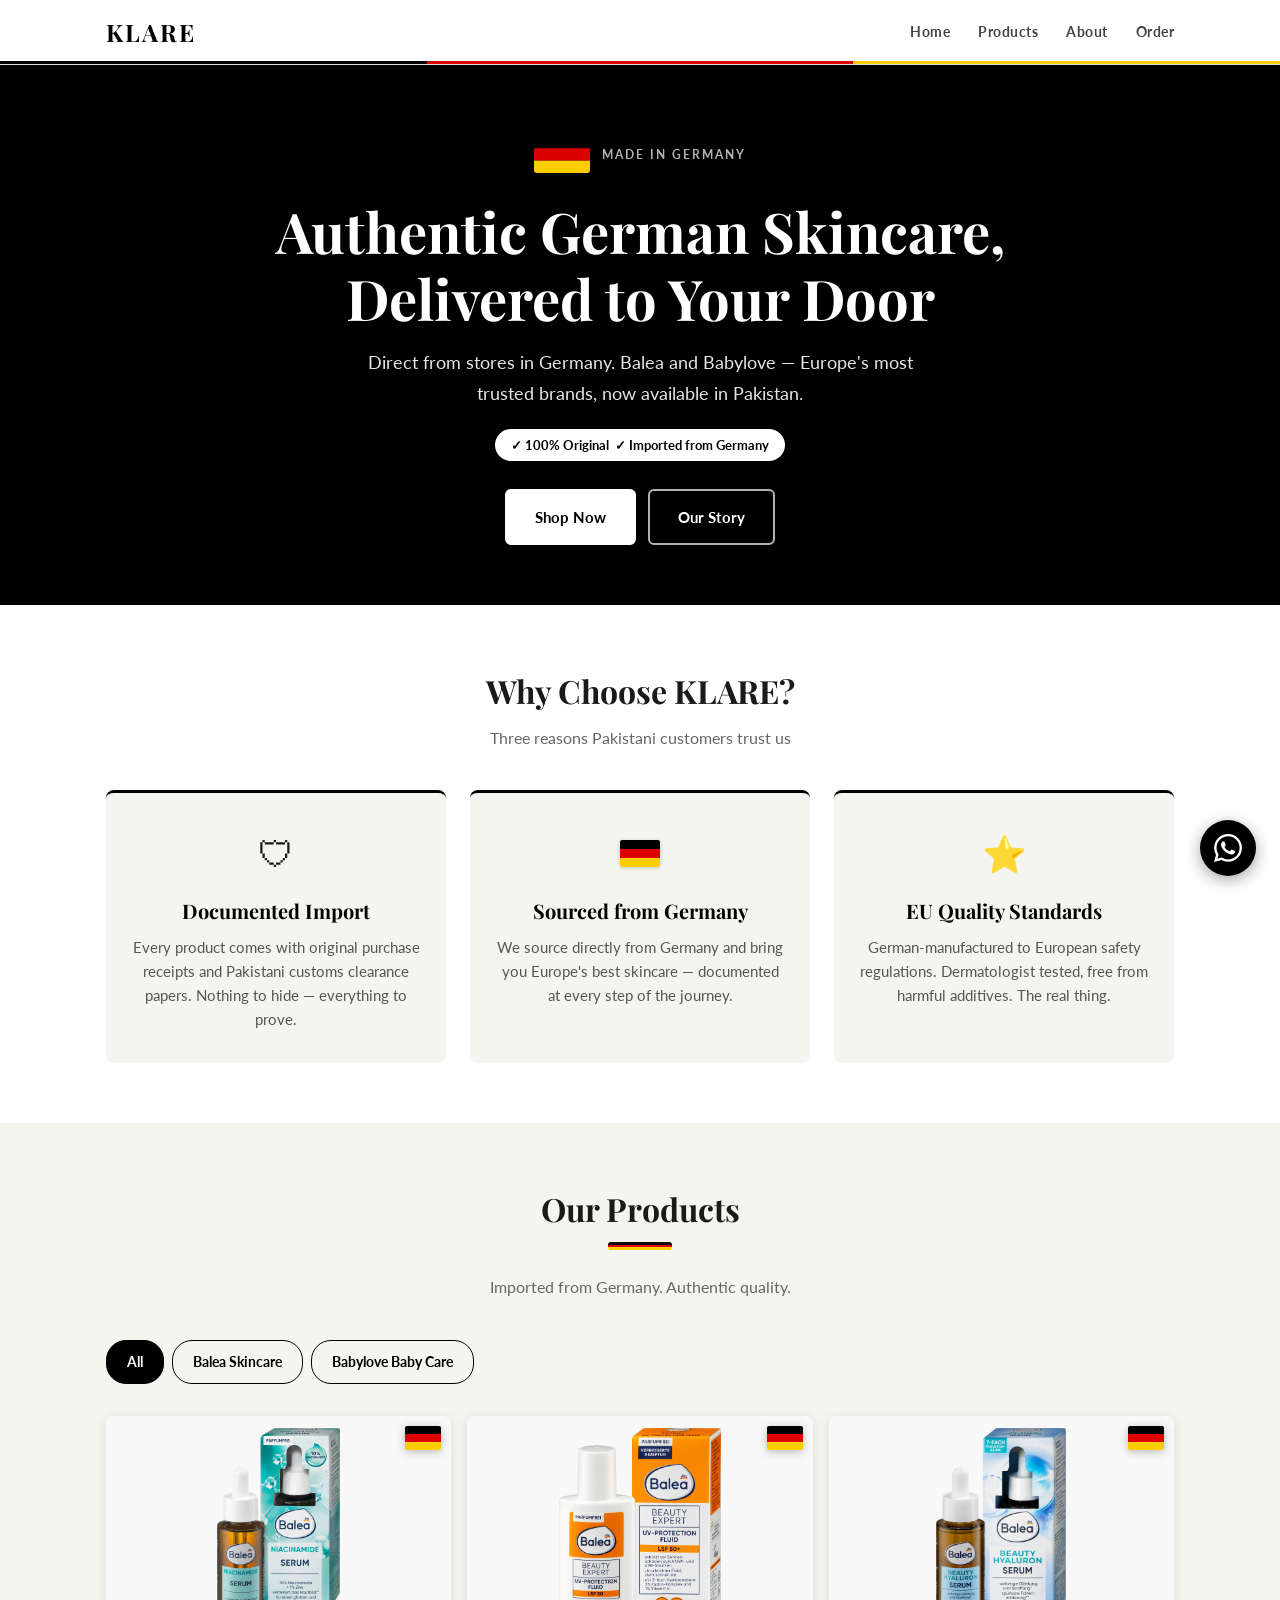
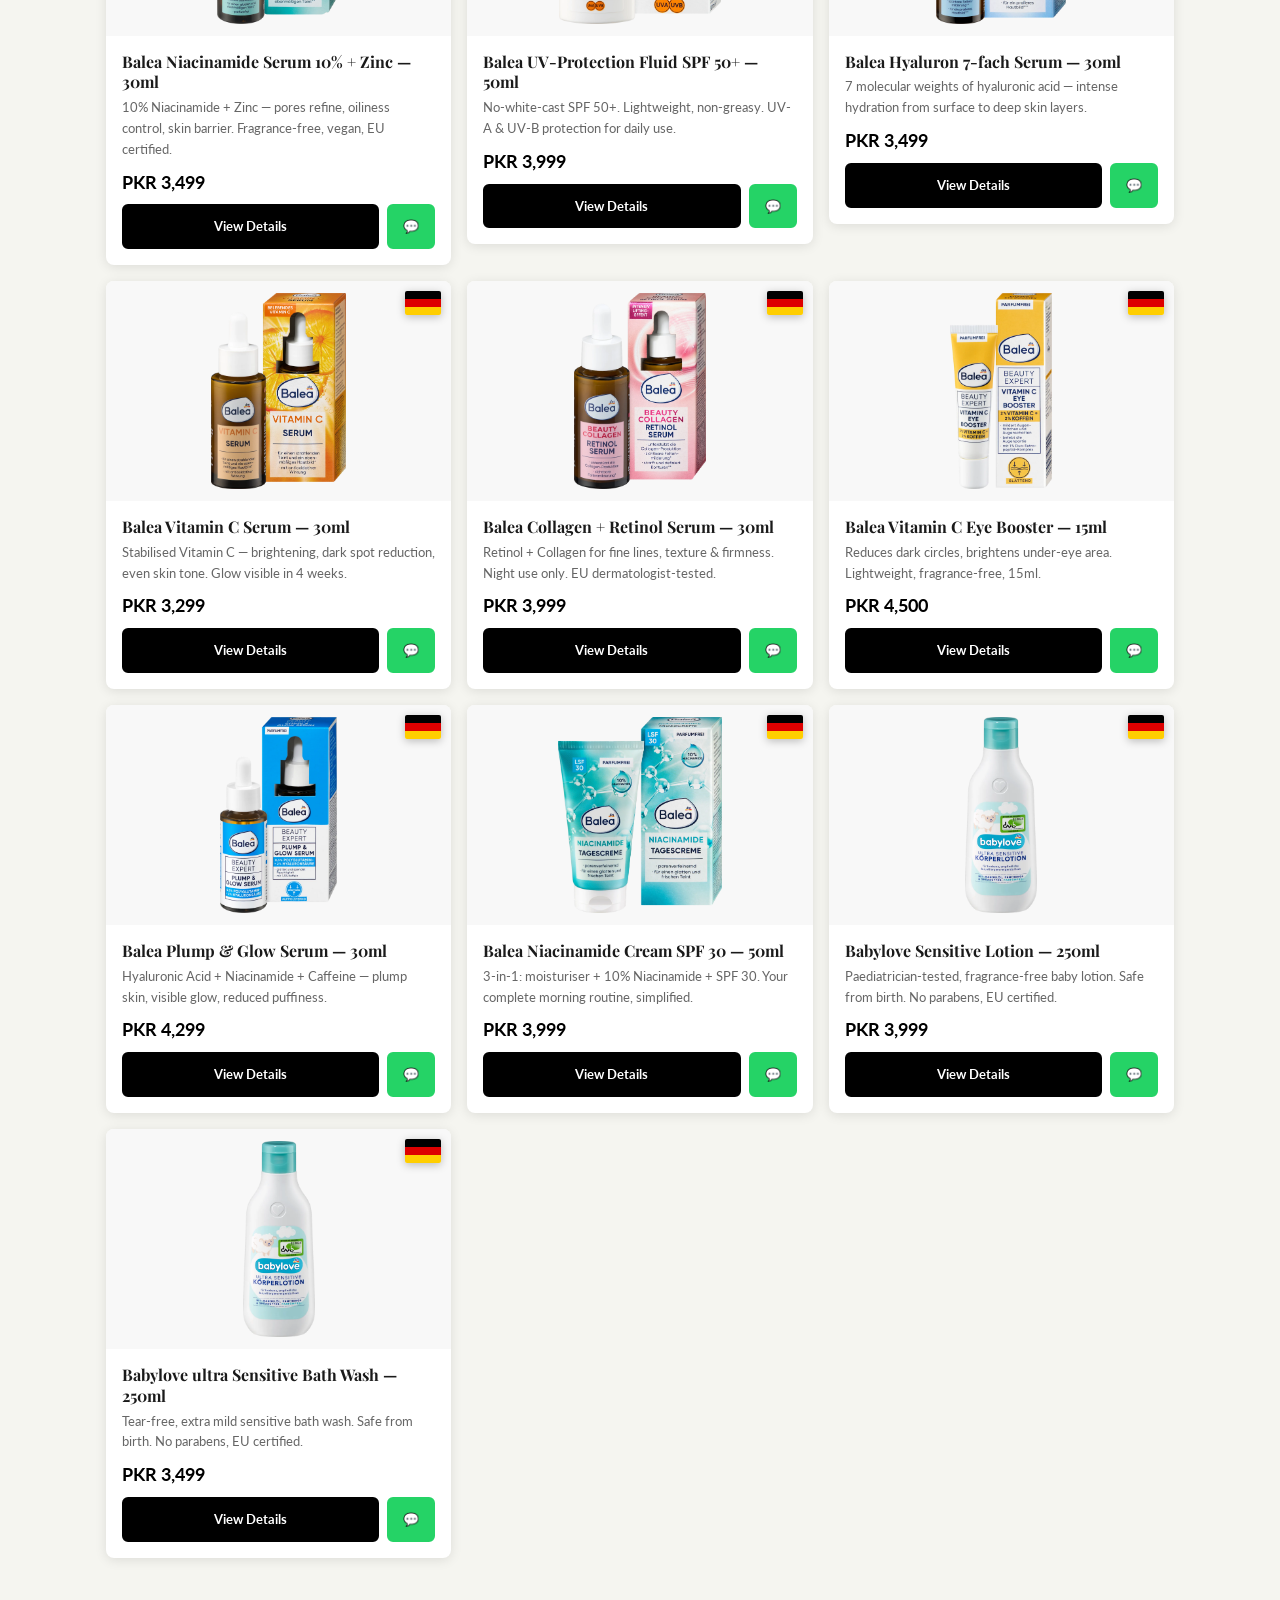
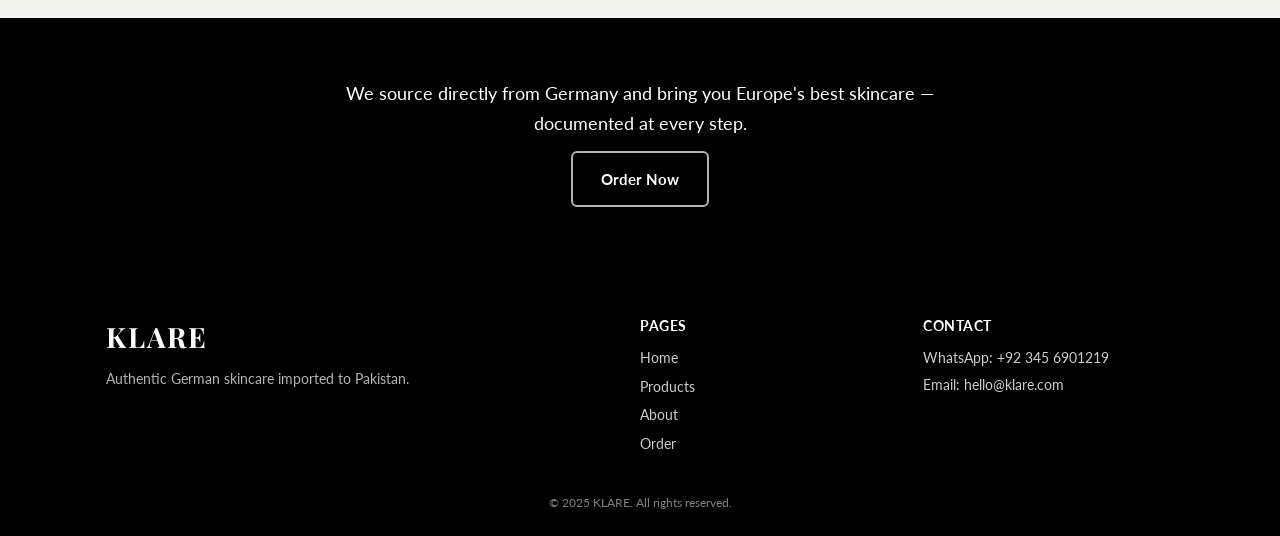
<file: index.html>
<!DOCTYPE html>
<html lang="en">
<head>
  <meta charset="UTF-8">
  <meta name="viewport" content="width=device-width, initial-scale=1.0">
  <meta name="description" content="Buy authentic German skincare and baby care in Pakistan. Balea and Babylove imported from Germany. Nationwide delivery.">
  <title>KLARE — Authentic German Skincare in Pakistan</title>
  <link rel="stylesheet" href="css/style.css">
</head>
<body>

  <!-- HEADER -->
  <header>
    <div class="container" style="display:flex;align-items:center;justify-content:space-between;height:64px">
      <a href="index.html" class="logo">KLARE</a>
      <nav class="desktop-nav">
        <a href="index.html">Home</a>
        <a href="products.html">Products</a>
        <a href="about.html">About</a>
        <a href="order.html">Order</a>
      </nav>
      <button class="hamburger" aria-label="Menu">&#9776;</button>
    </div>
  </header>
  <nav class="mobile-nav">
    <button class="menu-close">&#x2715;</button>
    <a href="index.html">Home</a>
    <a href="products.html">Products</a>
    <a href="about.html">About</a>
    <a href="order.html">Order Now</a>
  </nav>

  <main>

    <!-- HERO -->
    <section class="hero">
      <div class="container">
        <div class="hero-germany">
          <svg width="56" height="37" viewBox="0 0 56 37" xmlns="http://www.w3.org/2000/svg" aria-label="German flag">
            <rect width="56" height="12.33" y="0" fill="#000000"/>
            <rect width="56" height="12.33" y="12.33" fill="#DD0000"/>
            <rect width="56" height="12.33" y="24.67" fill="#FFCE00"/>
          </svg>
          <span>Made in Germany</span>
        </div>
        <h1>Authentic German Skincare,<br>Delivered to Your Door</h1>
        <p>Direct from stores in Germany. Balea and Babylove — Europe's most trusted brands, now available in Pakistan.</p>
        <div class="badge">&#10003; 100% Original &nbsp;&#10003; Imported from Germany</div>
        <div class="btn-row">
          <a href="products.html" class="btn-primary" style="background:var(--white);color:var(--black);border-color:var(--white);">Shop Now</a>
          <a href="about.html" class="btn-secondary white-border">Our Story</a>
        </div>
      </div>
    </section>

    <!-- WHY KLARE -->
    <section class="section">
      <div class="container">
        <h2 class="section-heading">Why Choose KLARE?</h2>
        <p class="section-sub">Three reasons Pakistani customers trust us</p>
        <div class="why-grid">
          <div class="why-card">
            <div class="why-icon">&#128737;</div>
            <h3>Documented Import</h3>
            <p>Every product comes with original purchase receipts and Pakistani customs clearance papers. Nothing to hide — everything to prove.</p>
          </div>
          <div class="why-card">
            <div class="why-icon">
              <svg width="40" height="27" viewBox="0 0 40 27" xmlns="http://www.w3.org/2000/svg" style="display:inline-block;border-radius:2px;box-shadow:0 1px 4px rgba(0,0,0,0.2)">
                <rect width="40" height="9" y="0" fill="#000000"/>
                <rect width="40" height="9" y="9" fill="#DD0000"/>
                <rect width="40" height="9" y="18" fill="#FFCE00"/>
              </svg>
            </div>
            <h3>Sourced from Germany</h3>
            <p>We source directly from Germany and bring you Europe's best skincare — documented at every step of the journey.</p>
          </div>
          <div class="why-card">
            <div class="why-icon">&#11088;</div>
            <h3>EU Quality Standards</h3>
            <p>German-manufactured to European safety regulations. Dermatologist tested, free from harmful additives. The real thing.</p>
          </div>
        </div>
      </div>
    </section>

    <!-- ALL PRODUCTS -->
    <section class="section" style="background:var(--grey);padding:60px 0;">
      <div class="container">
        <h2 class="section-heading">Our Products</h2>
        <span class="flag-stripe"></span>
        <p class="section-sub" style="margin-top:0">Imported from Germany. Authentic quality.</p>

        <div class="filter-tabs">
          <button class="filter-tab active" data-filter="all">All</button>
          <button class="filter-tab" data-filter="balea">Balea Skincare</button>
          <button class="filter-tab" data-filter="babylove">Babylove Baby Care</button>
        </div>

        <div class="grid-3">

          <div><div class="product-card" data-category="balea">
            <div class="img-wrap">
              <img src="products/Balea%20Niacinamide%20Serum%2010%25%20%2B%20Zinc%20%E2%80%94%2030ml/pic%201.webp" class="product-img" alt="Balea Niacinamide Serum 10% + Zinc" loading="lazy">
              <svg class="de-flag-badge" width="36" height="24" viewBox="0 0 36 24" xmlns="http://www.w3.org/2000/svg" aria-label="Made in Germany"><rect width="36" height="8" y="0" fill="#000000"/><rect width="36" height="8" y="8" fill="#DD0000"/><rect width="36" height="8" y="16" fill="#FFCE00"/></svg>
            </div>
            <div class="card-body">
              <h3>Balea Niacinamide Serum 10% + Zinc — 30ml</h3>
              <p class="desc">10% Niacinamide + Zinc — pores refine, oiliness control, skin barrier. Fragrance-free, vegan, EU certified.</p>
              <div class="price">PKR 3,499</div>
              <div class="card-actions">
                <a href="product-detail.html?id=balea-niacinamide-serum" class="btn-primary card-btn">View Details</a>
                <a href="https://wa.me/923456901219?text=I%20want%20to%20order%3A%20Balea%20Niacinamide%20Serum%2010%25%20%2B%20Zinc%20%E2%80%94%2030ml" class="btn-wa" target="_blank" rel="noopener">&#128172;</a>
              </div>
            </div>
          </div></div>

          <div><div class="product-card" data-category="balea">
            <div class="img-wrap">
              <img src="products/Balea%20UV-Protection%20Fluid%20SPF%2050%2B%20%E2%80%94%2050ml/pic%201.webp" class="product-img" alt="Balea UV-Protection Fluid SPF 50+" loading="lazy">
              <svg class="de-flag-badge" width="36" height="24" viewBox="0 0 36 24" xmlns="http://www.w3.org/2000/svg" aria-label="Made in Germany"><rect width="36" height="8" y="0" fill="#000000"/><rect width="36" height="8" y="8" fill="#DD0000"/><rect width="36" height="8" y="16" fill="#FFCE00"/></svg>
            </div>
            <div class="card-body">
              <h3>Balea UV-Protection Fluid SPF 50+ — 50ml</h3>
              <p class="desc">No-white-cast SPF 50+. Lightweight, non-greasy. UV-A &amp; UV-B protection for daily use.</p>
              <div class="price">PKR 3,999</div>
              <div class="card-actions">
                <a href="product-detail.html?id=balea-spf50" class="btn-primary card-btn">View Details</a>
                <a href="https://wa.me/923456901219?text=I%20want%20to%20order%3A%20Balea%20UV-Protection%20Fluid%20SPF%2050%2B%20%E2%80%94%2050ml" class="btn-wa" target="_blank" rel="noopener">&#128172;</a>
              </div>
            </div>
          </div></div>

          <div><div class="product-card" data-category="balea">
            <div class="img-wrap">
              <img src="products/Balea%20Hyaluron%207-fach%20Serum%20%E2%80%94%2030ml/pic%201.webp" class="product-img" alt="Balea Hyaluron 7-fach Serum" loading="lazy">
              <svg class="de-flag-badge" width="36" height="24" viewBox="0 0 36 24" xmlns="http://www.w3.org/2000/svg" aria-label="Made in Germany"><rect width="36" height="8" y="0" fill="#000000"/><rect width="36" height="8" y="8" fill="#DD0000"/><rect width="36" height="8" y="16" fill="#FFCE00"/></svg>
            </div>
            <div class="card-body">
              <h3>Balea Hyaluron 7-fach Serum — 30ml</h3>
              <p class="desc">7 molecular weights of hyaluronic acid — intense hydration from surface to deep skin layers.</p>
              <div class="price">PKR 3,499</div>
              <div class="card-actions">
                <a href="product-detail.html?id=balea-hyaluron" class="btn-primary card-btn">View Details</a>
                <a href="https://wa.me/923456901219?text=I%20want%20to%20order%3A%20Balea%20Hyaluron%207-fach%20Serum%20%E2%80%94%2030ml" class="btn-wa" target="_blank" rel="noopener">&#128172;</a>
              </div>
            </div>
          </div></div>

          <div><div class="product-card" data-category="balea">
            <div class="img-wrap">
              <img src="products/Balea%20Vitamin%20C%20Serum%20%E2%80%94%2030ml/pic%201.webp" class="product-img" alt="Balea Vitamin C Serum" loading="lazy">
              <svg class="de-flag-badge" width="36" height="24" viewBox="0 0 36 24" xmlns="http://www.w3.org/2000/svg" aria-label="Made in Germany"><rect width="36" height="8" y="0" fill="#000000"/><rect width="36" height="8" y="8" fill="#DD0000"/><rect width="36" height="8" y="16" fill="#FFCE00"/></svg>
            </div>
            <div class="card-body">
              <h3>Balea Vitamin C Serum — 30ml</h3>
              <p class="desc">Stabilised Vitamin C — brightening, dark spot reduction, even skin tone. Glow visible in 4 weeks.</p>
              <div class="price">PKR 3,299</div>
              <div class="card-actions">
                <a href="product-detail.html?id=balea-vitamin-c-serum" class="btn-primary card-btn">View Details</a>
                <a href="https://wa.me/923456901219?text=I%20want%20to%20order%3A%20Balea%20Vitamin%20C%20Serum%20%E2%80%94%2030ml" class="btn-wa" target="_blank" rel="noopener">&#128172;</a>
              </div>
            </div>
          </div></div>

          <div><div class="product-card" data-category="balea">
            <div class="img-wrap">
              <img src="products/Balea%20Collagen%20%2B%20Retinol%20Serum%20%E2%80%94%2030ml/pic%201.webp" class="product-img" alt="Balea Collagen + Retinol Serum" loading="lazy">
              <svg class="de-flag-badge" width="36" height="24" viewBox="0 0 36 24" xmlns="http://www.w3.org/2000/svg" aria-label="Made in Germany"><rect width="36" height="8" y="0" fill="#000000"/><rect width="36" height="8" y="8" fill="#DD0000"/><rect width="36" height="8" y="16" fill="#FFCE00"/></svg>
            </div>
            <div class="card-body">
              <h3>Balea Collagen + Retinol Serum — 30ml</h3>
              <p class="desc">Retinol + Collagen for fine lines, texture &amp; firmness. Night use only. EU dermatologist-tested.</p>
              <div class="price">PKR 3,999</div>
              <div class="card-actions">
                <a href="product-detail.html?id=balea-collagen-retinol" class="btn-primary card-btn">View Details</a>
                <a href="https://wa.me/923456901219?text=I%20want%20to%20order%3A%20Balea%20Collagen%20%2B%20Retinol%20Serum%20%E2%80%94%2030ml" class="btn-wa" target="_blank" rel="noopener">&#128172;</a>
              </div>
            </div>
          </div></div>

          <div><div class="product-card" data-category="balea">
            <div class="img-wrap">
              <img src="products/Balea%20Vitamin%20C%20Eye%20Booster%20%E2%80%94%2015ml/pic%201.webp" class="product-img" alt="Balea Vitamin C Eye Booster" loading="lazy">
              <svg class="de-flag-badge" width="36" height="24" viewBox="0 0 36 24" xmlns="http://www.w3.org/2000/svg" aria-label="Made in Germany"><rect width="36" height="8" y="0" fill="#000000"/><rect width="36" height="8" y="8" fill="#DD0000"/><rect width="36" height="8" y="16" fill="#FFCE00"/></svg>
            </div>
            <div class="card-body">
              <h3>Balea Vitamin C Eye Booster — 15ml</h3>
              <p class="desc">Reduces dark circles, brightens under-eye area. Lightweight, fragrance-free, 15ml.</p>
              <div class="price">PKR 4,500</div>
              <div class="card-actions">
                <a href="product-detail.html?id=balea-eye-booster" class="btn-primary card-btn">View Details</a>
                <a href="https://wa.me/923456901219?text=I%20want%20to%20order%3A%20Balea%20Vitamin%20C%20Eye%20Booster%20%E2%80%94%2015ml" class="btn-wa" target="_blank" rel="noopener">&#128172;</a>
              </div>
            </div>
          </div></div>

          <div><div class="product-card" data-category="balea">
            <div class="img-wrap">
              <img src="products/Balea%20Plump%20%26%20Glow%20Serum%20%E2%80%94%2030ml/pic%201.webp" class="product-img" alt="Balea Plump &amp; Glow Serum" loading="lazy">
              <svg class="de-flag-badge" width="36" height="24" viewBox="0 0 36 24" xmlns="http://www.w3.org/2000/svg" aria-label="Made in Germany"><rect width="36" height="8" y="0" fill="#000000"/><rect width="36" height="8" y="8" fill="#DD0000"/><rect width="36" height="8" y="16" fill="#FFCE00"/></svg>
            </div>
            <div class="card-body">
              <h3>Balea Plump &amp; Glow Serum — 30ml</h3>
              <p class="desc">Hyaluronic Acid + Niacinamide + Caffeine — plump skin, visible glow, reduced puffiness.</p>
              <div class="price">PKR 4,299</div>
              <div class="card-actions">
                <a href="product-detail.html?id=balea-plump-glow" class="btn-primary card-btn">View Details</a>
                <a href="https://wa.me/923456901219?text=I%20want%20to%20order%3A%20Balea%20Plump%20%26%20Glow%20Serum%20%E2%80%94%2030ml" class="btn-wa" target="_blank" rel="noopener">&#128172;</a>
              </div>
            </div>
          </div></div>

          <div><div class="product-card" data-category="balea">
            <div class="img-wrap">
              <img src="products/Balea%20Niacinamide%20Cream%20SPF%2030%20%E2%80%94%2050ml/pic%201.webp" class="product-img" alt="Balea Niacinamide Cream SPF 30" loading="lazy">
              <svg class="de-flag-badge" width="36" height="24" viewBox="0 0 36 24" xmlns="http://www.w3.org/2000/svg" aria-label="Made in Germany"><rect width="36" height="8" y="0" fill="#000000"/><rect width="36" height="8" y="8" fill="#DD0000"/><rect width="36" height="8" y="16" fill="#FFCE00"/></svg>
            </div>
            <div class="card-body">
              <h3>Balea Niacinamide Cream SPF 30 — 50ml</h3>
              <p class="desc">3-in-1: moisturiser + 10% Niacinamide + SPF 30. Your complete morning routine, simplified.</p>
              <div class="price">PKR 3,999</div>
              <div class="card-actions">
                <a href="product-detail.html?id=balea-niacinamide-cream" class="btn-primary card-btn">View Details</a>
                <a href="https://wa.me/923456901219?text=I%20want%20to%20order%3A%20Balea%20Niacinamide%20Cream%20SPF%2030%20%E2%80%94%2050ml" class="btn-wa" target="_blank" rel="noopener">&#128172;</a>
              </div>
            </div>
          </div></div>

          <div><div class="product-card" data-category="babylove">
            <div class="img-wrap">
              <img src="products/Babylove%20Sensitive%20Lotion%20%E2%80%94%20250ml/pic%201.webp" class="product-img" alt="Babylove Sensitive Lotion" loading="lazy">
              <svg class="de-flag-badge" width="36" height="24" viewBox="0 0 36 24" xmlns="http://www.w3.org/2000/svg" aria-label="Made in Germany"><rect width="36" height="8" y="0" fill="#000000"/><rect width="36" height="8" y="8" fill="#DD0000"/><rect width="36" height="8" y="16" fill="#FFCE00"/></svg>
            </div>
            <div class="card-body">
              <h3>Babylove Sensitive Lotion — 250ml</h3>
              <p class="desc">Paediatrician-tested, fragrance-free baby lotion. Safe from birth. No parabens, EU certified.</p>
              <div class="price">PKR 3,999</div>
              <div class="card-actions">
                <a href="product-detail.html?id=babylove-lotion" class="btn-primary card-btn">View Details</a>
                <a href="https://wa.me/923456901219?text=I%20want%20to%20order%3A%20Babylove%20Sensitive%20Lotion%20%E2%80%94%20250ml" class="btn-wa" target="_blank" rel="noopener">&#128172;</a>
              </div>
            </div>
          </div></div>

          <div><div class="product-card" data-category="babylove">
            <div class="img-wrap">
              <img src="products/Babylove%20ultra%20Sensitive%20Bath%20Wash%20%E2%80%94%20250ml/pic%201.webp" class="product-img" alt="Babylove ultra Sensitive Bath Wash" loading="lazy">
              <svg class="de-flag-badge" width="36" height="24" viewBox="0 0 36 24" xmlns="http://www.w3.org/2000/svg" aria-label="Made in Germany"><rect width="36" height="8" y="0" fill="#000000"/><rect width="36" height="8" y="8" fill="#DD0000"/><rect width="36" height="8" y="16" fill="#FFCE00"/></svg>
            </div>
            <div class="card-body">
              <h3>Babylove ultra Sensitive Bath Wash — 250ml</h3>
              <p class="desc">Tear-free, extra mild sensitive bath wash. Safe from birth. No parabens, EU certified.</p>
              <div class="price">PKR 3,499</div>
              <div class="card-actions">
                <a href="product-detail.html?id=babylove-bath-wash" class="btn-primary card-btn">View Details</a>
                <a href="https://wa.me/923456901219?text=I%20want%20to%20order%3A%20Babylove%20ultra%20Sensitive%20Bath%20Wash%20%E2%80%94%20250ml" class="btn-wa" target="_blank" rel="noopener">&#128172;</a>
              </div>
            </div>
          </div></div>

        </div><!-- /grid-3 -->
      </div>
    </section>

    <!-- BRAND STRIP -->
    <section class="brand-strip">
      <div class="container">
        <p>We source directly from Germany and bring you Europe's best skincare — documented at every step.</p>
        <a href="order.html" class="btn-secondary white-border">Order Now</a>
      </div>
    </section>

  </main>

  <!-- FOOTER -->
  <footer>
    <div class="container">
      <div class="footer-grid">
        <div>
          <div class="logo" style="color:#ffffff;font-size:28px;margin-bottom:8px">KLARE</div>
          <p style="opacity:0.7;font-size:14px">Authentic German skincare imported to Pakistan.</p>
        </div>
        <div>
          <strong>Pages</strong>
          <a href="index.html" style="display:block;margin-bottom:6px;font-size:14px">Home</a>
          <a href="products.html" style="display:block;margin-bottom:6px;font-size:14px">Products</a>
          <a href="about.html" style="display:block;margin-bottom:6px;font-size:14px">About</a>
          <a href="order.html" style="display:block;margin-bottom:6px;font-size:14px">Order</a>
        </div>
        <div>
          <strong>Contact</strong>
          <p style="font-size:14px;opacity:0.8;margin-bottom:4px">WhatsApp: +92 345 6901219</p>
          <p style="font-size:14px;opacity:0.8">Email: hello@klare.com</p>
        </div>
      </div>
      <p style="opacity:0.5;font-size:12px;margin-top:0;text-align:center">&copy; 2025 KLARE. All rights reserved.</p>
    </div>
  </footer>

  <a href="https://wa.me/923456901219" class="whatsapp-btn" target="_blank" rel="noopener" aria-label="Chat on WhatsApp">
    <svg width="28" height="28" viewBox="0 0 24 24" fill="white"><path d="M17.472 14.382c-.297-.149-1.758-.867-2.03-.967-.273-.099-.471-.148-.67.15-.197.297-.767.966-.94 1.164-.173.199-.347.223-.644.075-.297-.15-1.255-.463-2.39-1.475-.883-.788-1.48-1.761-1.653-2.059-.173-.297-.018-.458.13-.606.134-.133.298-.347.446-.52.149-.174.198-.298.298-.497.099-.198.05-.371-.025-.52-.075-.149-.669-1.612-.916-2.207-.242-.579-.487-.5-.669-.51-.173-.008-.371-.01-.57-.01-.198 0-.52.074-.792.372-.272.297-1.04 1.016-1.04 2.479 0 1.462 1.065 2.875 1.213 3.074.149.198 2.096 3.2 5.077 4.487.709.306 1.262.489 1.694.625.712.227 1.36.195 1.871.118.571-.085 1.758-.719 2.006-1.413.248-.694.248-1.289.173-1.413-.074-.124-.272-.198-.57-.347m-5.421 7.403h-.004a9.87 9.87 0 01-5.031-1.378l-.361-.214-3.741.982.998-3.648-.235-.374a9.86 9.86 0 01-1.51-5.26c.001-5.45 4.436-9.884 9.888-9.884 2.64 0 5.122 1.03 6.988 2.898a9.825 9.825 0 012.893 6.994c-.003 5.45-4.437 9.884-9.885 9.884m8.413-18.297A11.815 11.815 0 0012.05 0C5.495 0 .16 5.335.157 11.892c0 2.096.547 4.142 1.588 5.945L.057 24l6.305-1.654a11.882 11.882 0 005.683 1.448h.005c6.554 0 11.89-5.335 11.893-11.893a11.821 11.821 0 00-3.48-8.413z"/></svg>
  </a>

  <script src="js/main.js"></script>
</body>
</html>
</file>
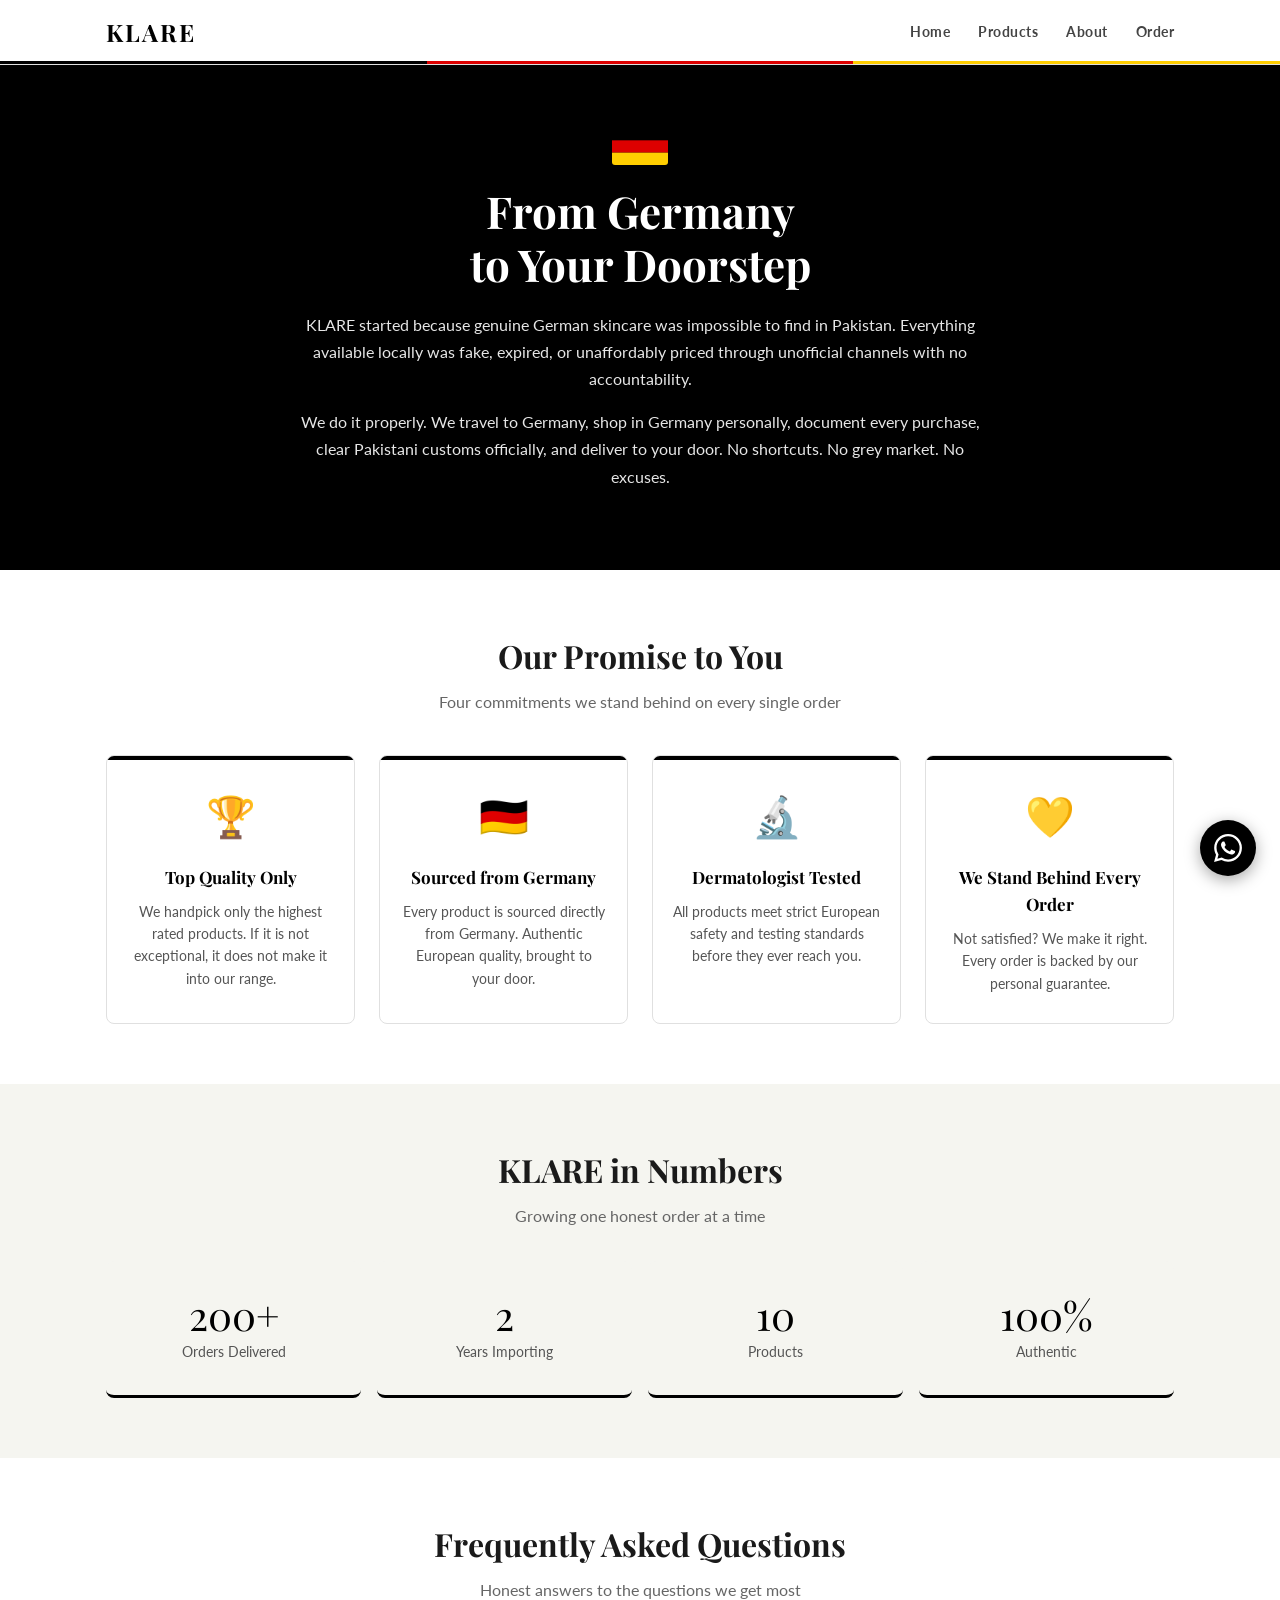
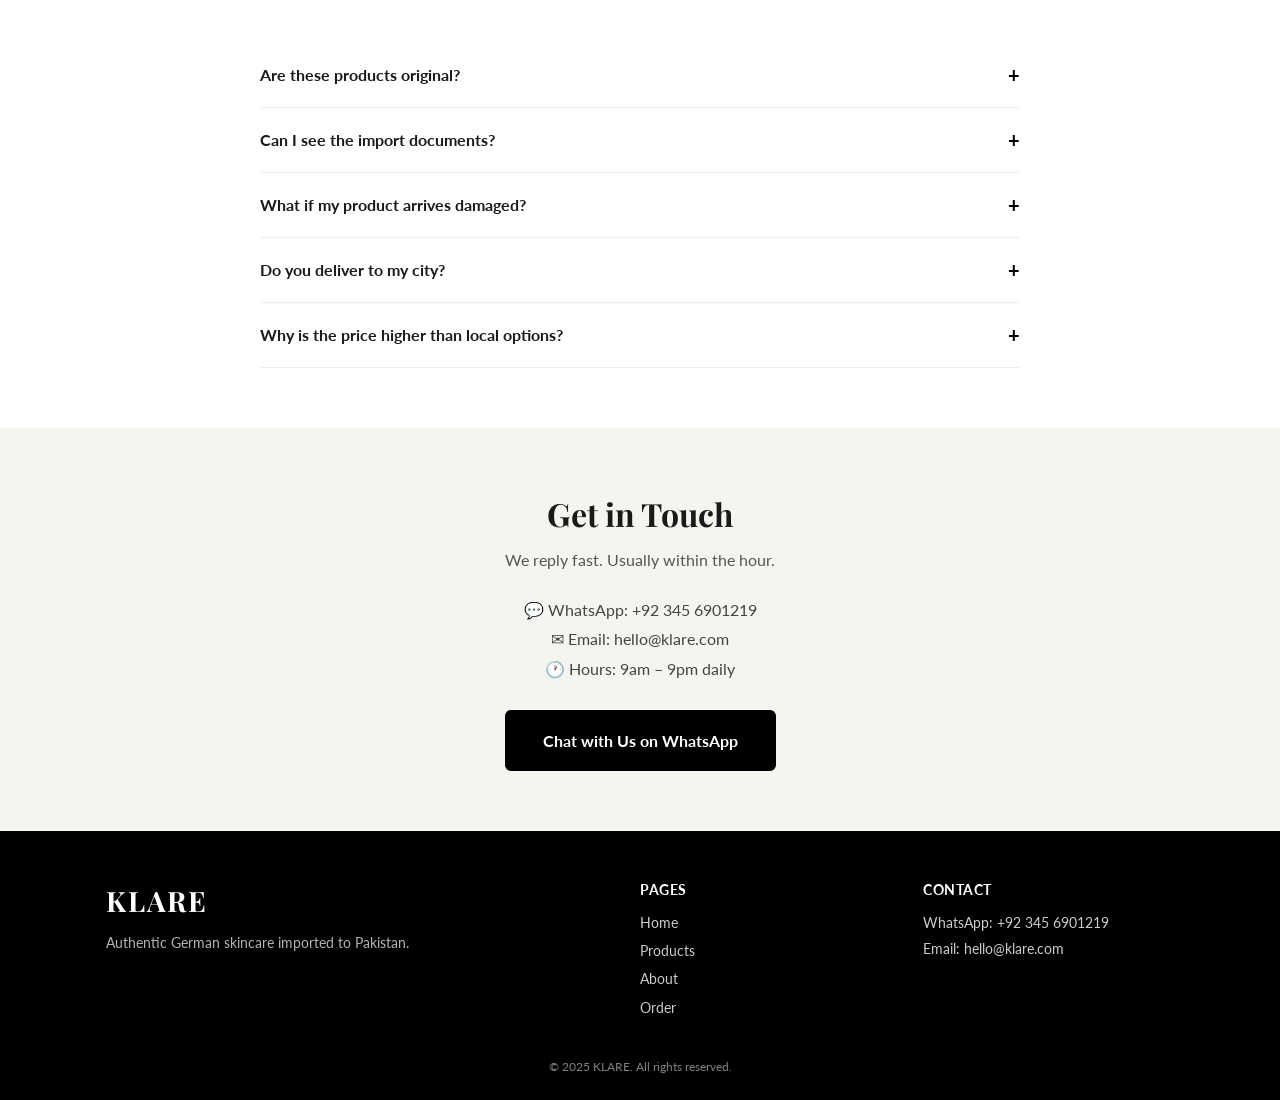
<file: about.html>
<!DOCTYPE html>
<html lang="en">
<head>
  <meta charset="UTF-8">
  <meta name="viewport" content="width=device-width, initial-scale=1.0">
  <meta name="description" content="KLARE imports authentic German skincare to Pakistan. Learn about our sourcing process, our promise, and why customers trust us.">
  <title>Our Story | KLARE</title>
  <link rel="stylesheet" href="css/style.css">
</head>
<body>

  <!-- HEADER -->
  <header>
    <div class="container" style="display:flex;align-items:center;justify-content:space-between;height:64px">
      <a href="index.html" class="logo">KLARE</a>
      <nav class="desktop-nav">
        <a href="index.html">Home</a>
        <a href="products.html">Products</a>
        <a href="about.html">About</a>
        <a href="order.html">Order</a>
      </nav>
      <button class="hamburger" aria-label="Menu">&#9776;</button>
    </div>
  </header>
  <nav class="mobile-nav">
    <button class="menu-close">&#x2715;</button>
    <a href="index.html">Home</a>
    <a href="products.html">Products</a>
    <a href="about.html">About</a>
    <a href="order.html">Order Now</a>
  </nav>

  <main>

    <!-- ABOUT HERO -->
    <section class="about-hero">
      <div class="container">
        <div style="display:flex;justify-content:center;margin-bottom:20px">
          <svg width="56" height="37" viewBox="0 0 56 37" xmlns="http://www.w3.org/2000/svg" style="border-radius:3px;box-shadow:0 3px 14px rgba(0,0,0,0.45)" aria-label="German flag">
            <rect width="56" height="12.33" y="0" fill="#000000"/>
            <rect width="56" height="12.33" y="12.33" fill="#DD0000"/>
            <rect width="56" height="12.33" y="24.67" fill="#FFCE00"/>
          </svg>
        </div>
        <h1>From Germany<br>to Your Doorstep</h1>
        <p>KLARE started because genuine German skincare was impossible to find in Pakistan. Everything available locally was fake, expired, or unaffordably priced through unofficial channels with no accountability.</p>
        <p>We do it properly. We travel to Germany, shop in Germany personally, document every purchase, clear Pakistani customs officially, and deliver to your door. No shortcuts. No grey market. No excuses.</p>
      </div>
    </section>

    <!-- OUR PROMISE -->
    <section class="section">
      <div class="container">
        <h2 class="section-heading">Our Promise to You</h2>
        <p class="section-sub">Four commitments we stand behind on every single order</p>
        <div class="promise-grid">

          <div class="promise-card">
            <div class="promise-icon">&#127942;</div>
            <h3>Top Quality Only</h3>
            <p>We handpick only the highest rated products. If it is not exceptional, it does not make it into our range.</p>
          </div>

          <div class="promise-card">
            <div class="promise-icon">&#127465;&#127466;</div>
            <h3>Sourced from Germany</h3>
            <p>Every product is sourced directly from Germany. Authentic European quality, brought to your door.</p>
          </div>

          <div class="promise-card">
            <div class="promise-icon">&#128300;</div>
            <h3>Dermatologist Tested</h3>
            <p>All products meet strict European safety and testing standards before they ever reach you.</p>
          </div>

          <div class="promise-card">
            <div class="promise-icon">&#128155;</div>
            <h3>We Stand Behind Every Order</h3>
            <p>Not satisfied? We make it right. Every order is backed by our personal guarantee.</p>
          </div>

        </div>
      </div>
    </section>

    <!-- STATS -->
    <section class="section" style="background:var(--grey);padding:60px 0;">
      <div class="container">
        <h2 class="section-heading">KLARE in Numbers</h2>
        <p class="section-sub" style="margin-bottom:32px">Growing one honest order at a time</p>
        <div class="stats-grid">
          <div class="stat-box">
            <span class="stat-number">200+</span>
            <span class="stat-label">Orders Delivered</span>
          </div>
          <div class="stat-box">
            <span class="stat-number">2</span>
            <span class="stat-label">Years Importing</span>
          </div>
          <div class="stat-box">
            <span class="stat-number">10</span>
            <span class="stat-label">Products</span>
          </div>
          <div class="stat-box">
            <span class="stat-number">100%</span>
            <span class="stat-label">Authentic</span>
          </div>
        </div>
      </div>
    </section>

    <!-- FAQ -->
    <section class="section">
      <div class="container">
        <h2 class="section-heading">Frequently Asked Questions</h2>
        <p class="section-sub">Honest answers to the questions we get most</p>
        <div class="faq-list">

          <div class="faq-item">
            <div class="faq-question">
              Are these products original?
              <span class="faq-toggle">+</span>
            </div>
            <div class="faq-answer">Yes. We source them ourselves in Germany. We can show you the receipts — just ask on WhatsApp and we'll send photos within minutes.</div>
          </div>

          <div class="faq-item">
            <div class="faq-question">
              Can I see the import documents?
              <span class="faq-toggle">+</span>
            </div>
            <div class="faq-answer">Yes. Message us on WhatsApp and we send photos of the original purchase receipt and Pakistani customs clearance for your specific batch. This is a standing offer to every customer.</div>
          </div>

          <div class="faq-item">
            <div class="faq-question">
              What if my product arrives damaged?
              <span class="faq-toggle">+</span>
            </div>
            <div class="faq-answer">Contact us within 24 hours of delivery with a photo. We replace or fully refund — no arguments, no delays. We stand behind every order we send.</div>
          </div>

          <div class="faq-item">
            <div class="faq-question">
              Do you deliver to my city?
              <span class="faq-toggle">+</span>
            </div>
            <div class="faq-answer">We ship across Pakistan. Lahore takes 1–2 working days. All other major cities take 2–3 working days. Delivery fee is PKR 200, free on orders over PKR 3,000.</div>
          </div>

          <div class="faq-item">
            <div class="faq-question">
              Why is the price higher than local options?
              <span class="faq-toggle">+</span>
            </div>
            <div class="faq-answer">Because this is the genuine imported product, legally cleared through Pakistani customs, with documented proof of origin. Cheaper local options are almost always counterfeit, expired, or grey-market goods with no accountability. You are paying for authenticity, documentation, and honesty.</div>
          </div>

        </div>
      </div>
    </section>

    <!-- CONTACT -->
    <section class="contact-section">
      <div class="container">
        <h2 class="section-heading">Get in Touch</h2>
        <p class="section-sub">We reply fast. Usually within the hour.</p>
        <div class="contact-details">
          <span>&#128172; WhatsApp: +92 345 6901219</span>
          <span>&#9993; Email: hello@klare.com</span>
          <span>&#128336; Hours: 9am – 9pm daily</span>
        </div>
        <a href="https://wa.me/923456901219" class="btn-primary" target="_blank" rel="noopener" style="font-size:16px;padding:16px 36px">
          Chat with Us on WhatsApp
        </a>
      </div>
    </section>

  </main>

  <!-- FOOTER -->
  <footer>
    <div class="container">
      <div class="footer-grid">
        <div>
          <div class="logo" style="color:#ffffff;font-size:28px;margin-bottom:8px">KLARE</div>
          <p style="opacity:0.7;font-size:14px">Authentic German skincare imported to Pakistan.</p>
        </div>
        <div>
          <strong>Pages</strong>
          <a href="index.html" style="display:block;margin-bottom:6px;font-size:14px">Home</a>
          <a href="products.html" style="display:block;margin-bottom:6px;font-size:14px">Products</a>
          <a href="about.html" style="display:block;margin-bottom:6px;font-size:14px">About</a>
          <a href="order.html" style="display:block;margin-bottom:6px;font-size:14px">Order</a>
        </div>
        <div>
          <strong>Contact</strong>
          <p style="font-size:14px;opacity:0.8;margin-bottom:4px">WhatsApp: +92 345 6901219</p>
          <p style="font-size:14px;opacity:0.8">Email: hello@klare.com</p>
        </div>
      </div>
      <p style="opacity:0.5;font-size:12px;margin-top:0;text-align:center">&copy; 2025 KLARE. All rights reserved.</p>
    </div>
  </footer>

  <!-- WHATSAPP BUTTON -->
  <a href="https://wa.me/923456901219" class="whatsapp-btn" target="_blank" rel="noopener" aria-label="Chat on WhatsApp">
    <svg width="28" height="28" viewBox="0 0 24 24" fill="white"><path d="M17.472 14.382c-.297-.149-1.758-.867-2.03-.967-.273-.099-.471-.148-.67.15-.197.297-.767.966-.94 1.164-.173.199-.347.223-.644.075-.297-.15-1.255-.463-2.39-1.475-.883-.788-1.48-1.761-1.653-2.059-.173-.297-.018-.458.13-.606.134-.133.298-.347.446-.52.149-.174.198-.298.298-.497.099-.198.05-.371-.025-.52-.075-.149-.669-1.612-.916-2.207-.242-.579-.487-.5-.669-.51-.173-.008-.371-.01-.57-.01-.198 0-.52.074-.792.372-.272.297-1.04 1.016-1.04 2.479 0 1.462 1.065 2.875 1.213 3.074.149.198 2.096 3.2 5.077 4.487.709.306 1.262.489 1.694.625.712.227 1.36.195 1.871.118.571-.085 1.758-.719 2.006-1.413.248-.694.248-1.289.173-1.413-.074-.124-.272-.198-.57-.347m-5.421 7.403h-.004a9.87 9.87 0 01-5.031-1.378l-.361-.214-3.741.982.998-3.648-.235-.374a9.86 9.86 0 01-1.51-5.26c.001-5.45 4.436-9.884 9.888-9.884 2.64 0 5.122 1.03 6.988 2.898a9.825 9.825 0 012.893 6.994c-.003 5.45-4.437 9.884-9.885 9.884m8.413-18.297A11.815 11.815 0 0012.05 0C5.495 0 .16 5.335.157 11.892c0 2.096.547 4.142 1.588 5.945L.057 24l6.305-1.654a11.882 11.882 0 005.683 1.448h.005c6.554 0 11.89-5.335 11.893-11.893a11.821 11.821 0 00-3.48-8.413z"/></svg>
  </a>

  <script src="js/main.js"></script>
</body>
</html>
</file>
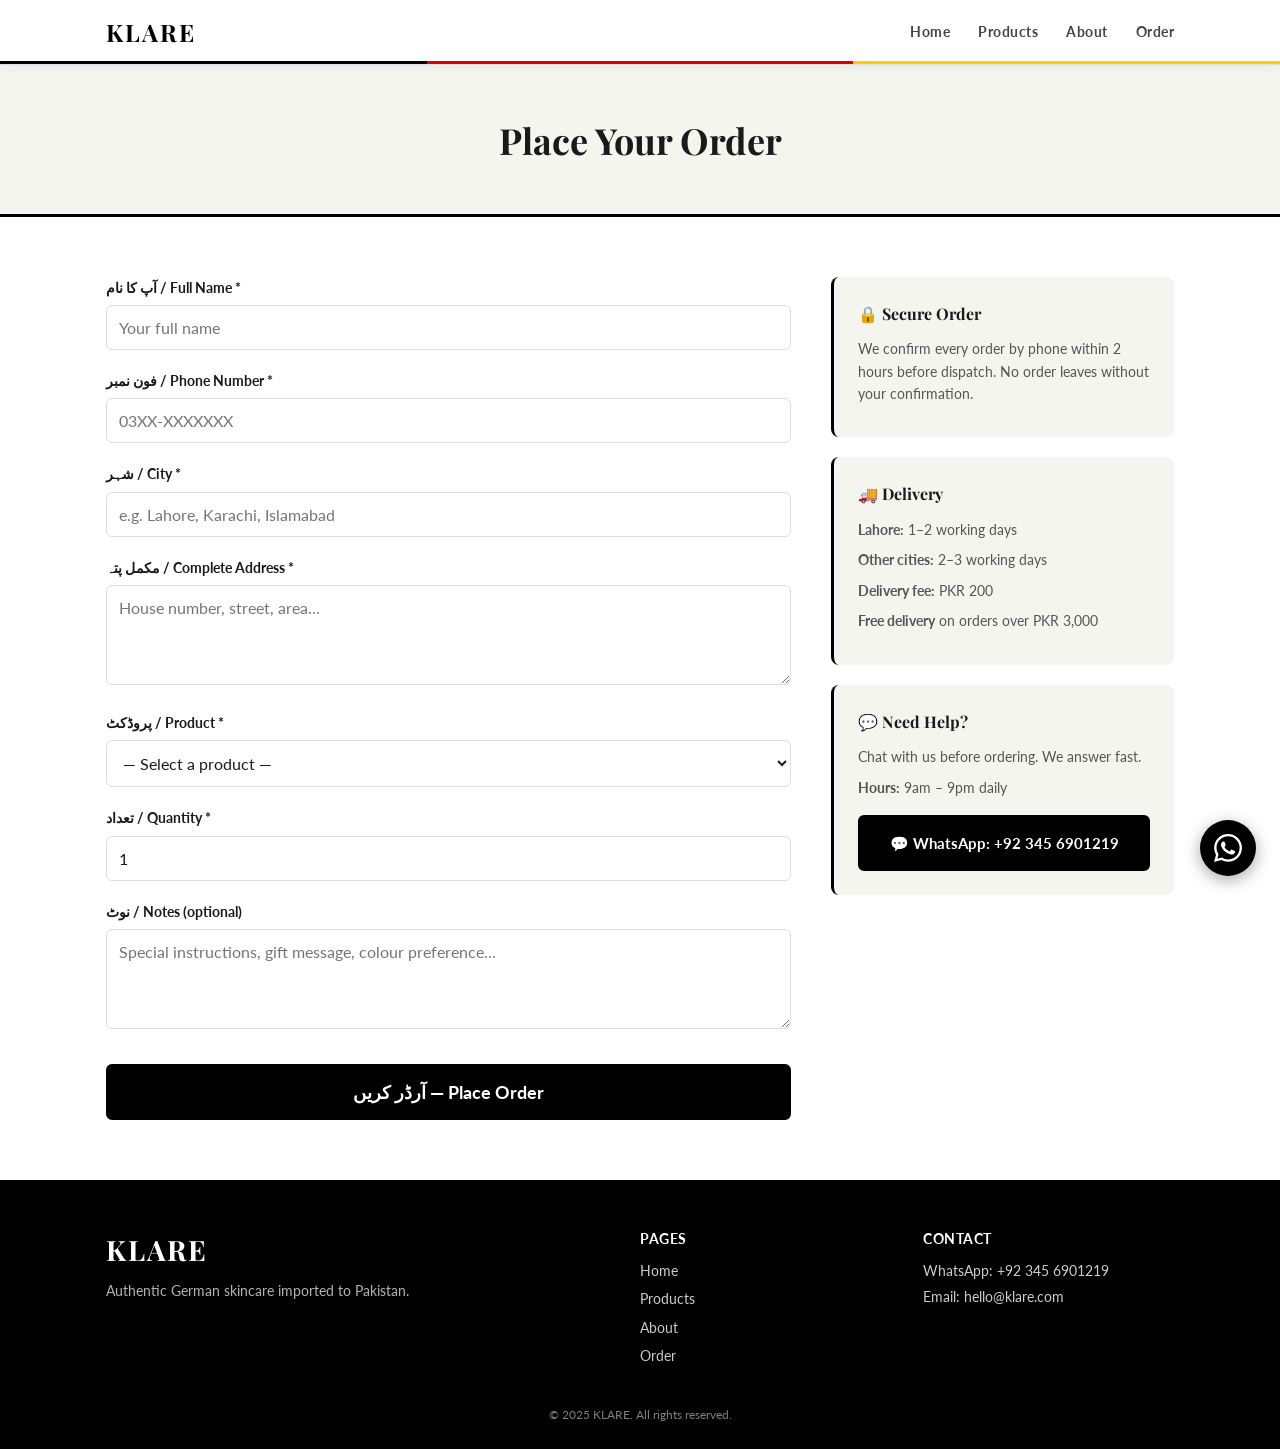
<file: order.html>
<!DOCTYPE html>
<html lang="en">
<head>
  <meta charset="UTF-8">
  <meta name="viewport" content="width=device-width, initial-scale=1.0">
  <meta name="description" content="Order genuine German skincare. Balea and Babylove shipped across Pakistan.">
  <title>Place Your Order | KLARE</title>
  <link rel="stylesheet" href="css/style.css">
</head>
<body>

  <!-- HEADER -->
  <header>
    <div class="container" style="display:flex;align-items:center;justify-content:space-between;height:64px">
      <a href="index.html" class="logo">KLARE</a>
      <nav class="desktop-nav">
        <a href="index.html">Home</a>
        <a href="products.html">Products</a>
        <a href="about.html">About</a>
        <a href="order.html">Order</a>
      </nav>
      <button class="hamburger" aria-label="Menu">&#9776;</button>
    </div>
  </header>
  <nav class="mobile-nav">
    <button class="menu-close">&#x2715;</button>
    <a href="index.html">Home</a>
    <a href="products.html">Products</a>
    <a href="about.html">About</a>
    <a href="order.html">Order Now</a>
  </nav>

  <main>

    <!-- PAGE HEADER -->
    <div class="page-header">
      <div class="container">
        <h1>Place Your Order</h1>
      </div>
    </div>

    <!-- FORM + SIDEBAR -->
    <section class="section">
      <div class="container">
        <div class="form-layout">

          <!-- ORDER FORM -->
          <div>
            <form id="order-form" novalidate>

              <div class="form-group">
                <label for="name">آپ کا نام / Full Name *</label>
                <input type="text" id="name" name="name" required placeholder="Your full name">
              </div>

              <div class="form-group">
                <label for="phone">فون نمبر / Phone Number *</label>
                <input type="tel" id="phone" name="phone" required placeholder="03XX-XXXXXXX">
              </div>

              <div class="form-group">
                <label for="city">شہر / City *</label>
                <input type="text" id="city" name="city" required placeholder="e.g. Lahore, Karachi, Islamabad">
              </div>

              <div class="form-group">
                <label for="address">مکمل پتہ / Complete Address *</label>
                <textarea id="address" name="address" required placeholder="House number, street, area..."></textarea>
              </div>

              <div class="form-group">
                <label for="product">پروڈکٹ / Product *</label>
                <select id="product" name="product" required>
                  <option value="" disabled selected>— Select a product —</option>
                  <optgroup label="Balea Skincare">
                    <option value="Balea Niacinamide Serum 10% + Zinc — 30ml — PKR 3,499">Balea Niacinamide Serum 10% + Zinc — 30ml — PKR 3,499</option>
                    <option value="Balea UV-Protection Fluid SPF 50+ — 50ml — PKR 3,999">Balea UV-Protection Fluid SPF 50+ — 50ml — PKR 3,999</option>
                    <option value="Balea Hyaluron 7-fach Serum — 30ml — PKR 3,499">Balea Hyaluron 7-fach Serum — 30ml — PKR 3,499</option>
                    <option value="Balea Vitamin C Serum — 30ml — PKR 3,299">Balea Vitamin C Serum — 30ml — PKR 3,299</option>
                    <option value="Balea Collagen + Retinol Serum — 30ml — PKR 3,999">Balea Collagen + Retinol Serum — 30ml — PKR 3,999</option>
                    <option value="Balea Vitamin C Eye Booster — 15ml — PKR 4,500">Balea Vitamin C Eye Booster — 15ml — PKR 4,500</option>
                    <option value="Balea Plump &amp; Glow Serum — 30ml — PKR 4,299">Balea Plump &amp; Glow Serum — 30ml — PKR 4,299</option>
                    <option value="Balea Niacinamide Cream SPF 30 — 50ml — PKR 3,999">Balea Niacinamide Cream SPF 30 — 50ml — PKR 3,999</option>
                  </optgroup>
                  <optgroup label="Babylove Baby Care">
                    <option value="Babylove Sensitive Lotion — 250ml — PKR 3,999">Babylove Sensitive Lotion — 250ml — PKR 3,999</option>
                    <option value="Babylove ultra Sensitive Bath Wash — 250ml — PKR 3,499">Babylove ultra Sensitive Bath Wash — 250ml — PKR 3,499</option>
                  </optgroup>
                </select>
              </div>

              <div class="form-group">
                <label for="quantity">تعداد / Quantity *</label>
                <input type="number" id="quantity" name="quantity" required min="1" max="10" value="1">
              </div>

              <div class="form-group">
                <label for="notes">نوٹ / Notes (optional)</label>
                <textarea id="notes" name="notes" placeholder="Special instructions, gift message, colour preference..."></textarea>
              </div>

              <button type="submit" class="btn-primary submit-btn">آرڈر کریں — Place Order</button>

              <!-- CONFIRMATION -->
              <div id="order-confirm" class="order-confirm">
                <h3>&#10003; شکریہ! Thank you!</h3>
                <p>We will call <strong id="confirm-phone"></strong> within 2 hours to confirm your order.</p>
                <p style="margin-top:8px;font-size:14px;color:#555">A WhatsApp message has also been sent with your order details.</p>
              </div>

            </form>
          </div>

          <!-- SIDEBAR -->
          <div>

            <div class="sidebar-box">
              <h3>&#128274; Secure Order</h3>
              <p>We confirm every order by phone within 2 hours before dispatch. No order leaves without your confirmation.</p>
            </div>

            <div class="sidebar-box">
              <h3>&#128666; Delivery</h3>
              <p><strong>Lahore:</strong> 1–2 working days</p>
              <p><strong>Other cities:</strong> 2–3 working days</p>
              <p><strong>Delivery fee:</strong> PKR 200</p>
              <p><strong>Free delivery</strong> on orders over PKR 3,000</p>
            </div>

            <div class="sidebar-box">
              <h3>&#128172; Need Help?</h3>
              <p>Chat with us before ordering. We answer fast.</p>
              <p style="margin-bottom:16px"><strong>Hours:</strong> 9am – 9pm daily</p>
              <a href="https://wa.me/923456901219" class="btn-primary" target="_blank" rel="noopener" style="width:100%;text-align:center;display:block">
                &#128172; WhatsApp: +92 345 6901219
              </a>
            </div>

          </div>

        </div>
      </div>
    </section>

  </main>

  <!-- FOOTER -->
  <footer>
    <div class="container">
      <div class="footer-grid">
        <div>
          <div class="logo" style="color:#ffffff;font-size:28px;margin-bottom:8px">KLARE</div>
          <p style="opacity:0.7;font-size:14px">Authentic German skincare imported to Pakistan.</p>
        </div>
        <div>
          <strong>Pages</strong>
          <a href="index.html" style="display:block;margin-bottom:6px;font-size:14px">Home</a>
          <a href="products.html" style="display:block;margin-bottom:6px;font-size:14px">Products</a>
          <a href="about.html" style="display:block;margin-bottom:6px;font-size:14px">About</a>
          <a href="order.html" style="display:block;margin-bottom:6px;font-size:14px">Order</a>
        </div>
        <div>
          <strong>Contact</strong>
          <p style="font-size:14px;opacity:0.8;margin-bottom:4px">WhatsApp: +92 345 6901219</p>
          <p style="font-size:14px;opacity:0.8">Email: hello@klare.com</p>
        </div>
      </div>
      <p style="opacity:0.5;font-size:12px;margin-top:0;text-align:center">&copy; 2025 KLARE. All rights reserved.</p>
    </div>
  </footer>

  <!-- WHATSAPP BUTTON -->
  <a href="https://wa.me/923456901219" class="whatsapp-btn" target="_blank" rel="noopener" aria-label="Chat on WhatsApp">
    <svg width="28" height="28" viewBox="0 0 24 24" fill="white"><path d="M17.472 14.382c-.297-.149-1.758-.867-2.03-.967-.273-.099-.471-.148-.67.15-.197.297-.767.966-.94 1.164-.173.199-.347.223-.644.075-.297-.15-1.255-.463-2.39-1.475-.883-.788-1.48-1.761-1.653-2.059-.173-.297-.018-.458.13-.606.134-.133.298-.347.446-.52.149-.174.198-.298.298-.497.099-.198.05-.371-.025-.52-.075-.149-.669-1.612-.916-2.207-.242-.579-.487-.5-.669-.51-.173-.008-.371-.01-.57-.01-.198 0-.52.074-.792.372-.272.297-1.04 1.016-1.04 2.479 0 1.462 1.065 2.875 1.213 3.074.149.198 2.096 3.2 5.077 4.487.709.306 1.262.489 1.694.625.712.227 1.36.195 1.871.118.571-.085 1.758-.719 2.006-1.413.248-.694.248-1.289.173-1.413-.074-.124-.272-.198-.57-.347m-5.421 7.403h-.004a9.87 9.87 0 01-5.031-1.378l-.361-.214-3.741.982.998-3.648-.235-.374a9.86 9.86 0 01-1.51-5.26c.001-5.45 4.436-9.884 9.888-9.884 2.64 0 5.122 1.03 6.988 2.898a9.825 9.825 0 012.893 6.994c-.003 5.45-4.437 9.884-9.885 9.884m8.413-18.297A11.815 11.815 0 0012.05 0C5.495 0 .16 5.335.157 11.892c0 2.096.547 4.142 1.588 5.945L.057 24l6.305-1.654a11.882 11.882 0 005.683 1.448h.005c6.554 0 11.89-5.335 11.893-11.893a11.821 11.821 0 00-3.48-8.413z"/></svg>
  </a>

  <script src="js/main.js"></script>
</body>
</html>
</file>
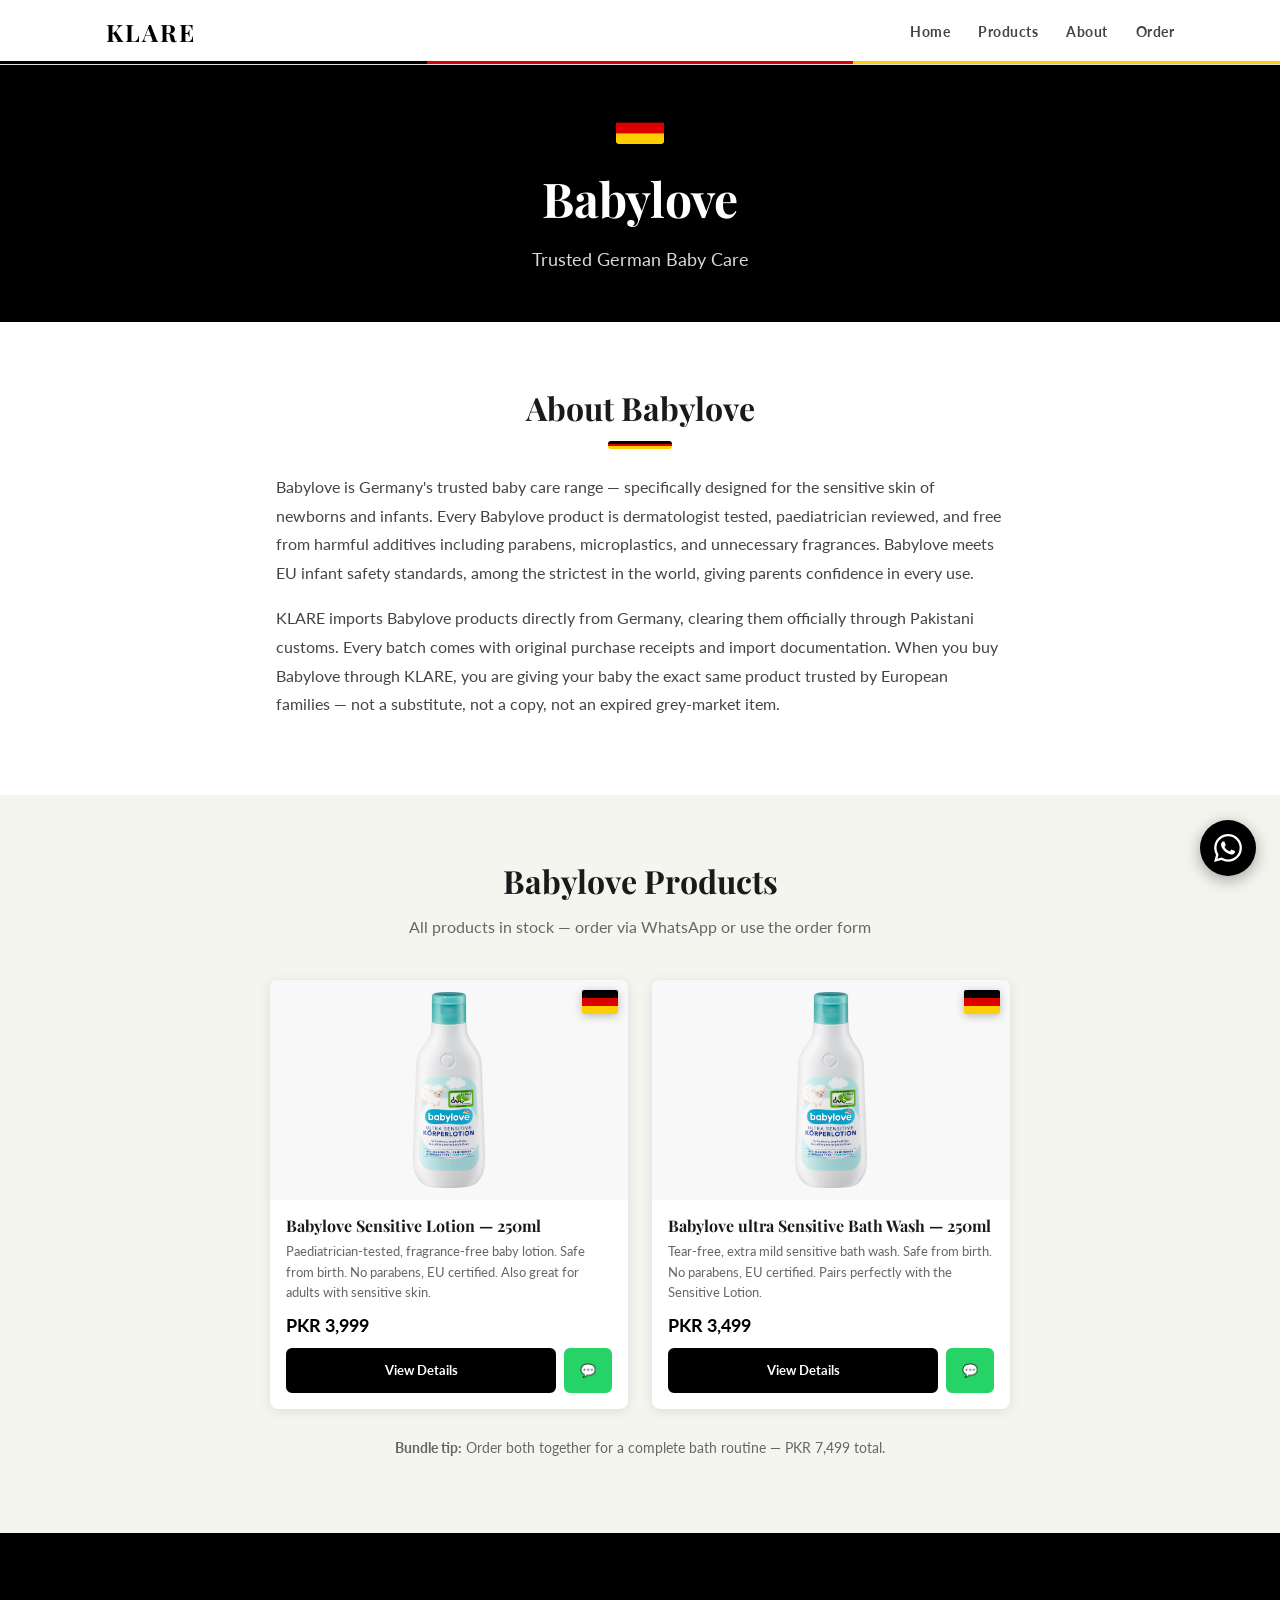
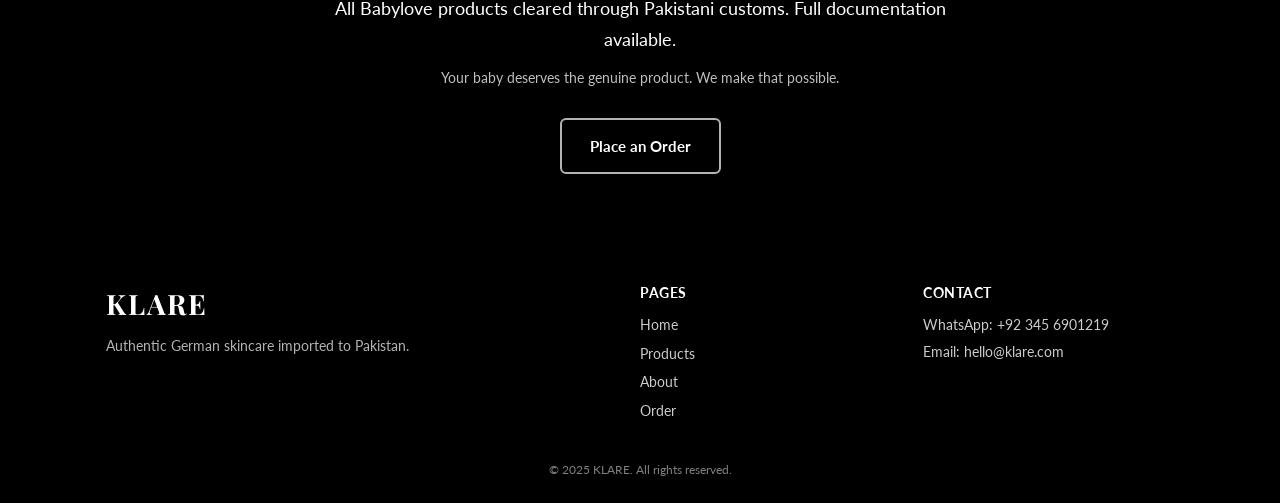
<file: product-babylove.html>
<!DOCTYPE html>
<html lang="en">
<head>
  <meta charset="UTF-8">
  <meta name="viewport" content="width=device-width, initial-scale=1.0">
  <meta name="description" content="Buy genuine Babylove baby care in Pakistan. Sensitive lotion and bath wash imported from Germany. Dermatologist tested, EU certified.">
  <title>Babylove Baby Care Products | KLARE</title>
  <link rel="stylesheet" href="css/style.css">
</head>
<body>

  <!-- HEADER -->
  <header>
    <div class="container" style="display:flex;align-items:center;justify-content:space-between;height:64px">
      <a href="index.html" class="logo">KLARE</a>
      <nav class="desktop-nav">
        <a href="index.html">Home</a>
        <a href="products.html">Products</a>
        <a href="about.html">About</a>
        <a href="order.html">Order</a>
      </nav>
      <button class="hamburger" aria-label="Menu">&#9776;</button>
    </div>
  </header>
  <nav class="mobile-nav">
    <button class="menu-close">&#x2715;</button>
    <a href="index.html">Home</a>
    <a href="products.html">Products</a>
    <a href="about.html">About</a>
    <a href="order.html">Order Now</a>
  </nav>

  <main>

    <!-- BRAND BANNER -->
    <div class="brand-banner">
      <div class="container">
        <div style="display:flex;justify-content:center;margin-bottom:16px">
          <svg width="48" height="32" viewBox="0 0 48 32" xmlns="http://www.w3.org/2000/svg" style="border-radius:3px;box-shadow:0 2px 10px rgba(0,0,0,0.4)">
            <rect width="48" height="10.67" y="0" fill="#000000"/>
            <rect width="48" height="10.67" y="10.67" fill="#DD0000"/>
            <rect width="48" height="10.67" y="21.33" fill="#FFCE00"/>
          </svg>
        </div>
        <h1>Babylove</h1>
        <p>Trusted German Baby Care</p>
      </div>
    </div>

    <!-- BRAND STORY -->
    <section class="section">
      <div class="container" style="max-width:760px">
        <h2 class="section-heading">About Babylove</h2>
        <span class="flag-stripe"></span>
        <p style="color:#444;line-height:1.8;margin-bottom:16px">Babylove is Germany's trusted baby care range — specifically designed for the sensitive skin of newborns and infants. Every Babylove product is dermatologist tested, paediatrician reviewed, and free from harmful additives including parabens, microplastics, and unnecessary fragrances. Babylove meets EU infant safety standards, among the strictest in the world, giving parents confidence in every use.</p>
        <p style="color:#444;line-height:1.8">KLARE imports Babylove products directly from Germany, clearing them officially through Pakistani customs. Every batch comes with original purchase receipts and import documentation. When you buy Babylove through KLARE, you are giving your baby the exact same product trusted by European families — not a substitute, not a copy, not an expired grey-market item.</p>
      </div>
    </section>

    <!-- PRODUCTS GRID -->
    <section class="section" style="background:var(--grey);padding:60px 0;">
      <div class="container">
        <h2 class="section-heading">Babylove Products</h2>
        <p class="section-sub">All products in stock — order via WhatsApp or use the order form</p>
        <div class="grid-2" style="max-width:740px;margin:0 auto;">

          <div class="product-card" data-category="babylove">
            <div class="img-wrap">
              <img src="products/Babylove%20Sensitive%20Lotion%20%E2%80%94%20250ml/pic%201.webp" class="product-img" alt="Babylove Sensitive Lotion 250ml" loading="lazy">
              <svg class="de-flag-badge" width="36" height="24" viewBox="0 0 36 24" xmlns="http://www.w3.org/2000/svg" aria-label="Made in Germany"><rect width="36" height="8" y="0" fill="#000000"/><rect width="36" height="8" y="8" fill="#DD0000"/><rect width="36" height="8" y="16" fill="#FFCE00"/></svg>
            </div>
            <div class="card-body">
              <h3>Babylove Sensitive Lotion — 250ml</h3>
              <p class="desc">Paediatrician-tested, fragrance-free baby lotion. Safe from birth. No parabens, EU certified. Also great for adults with sensitive skin.</p>
              <div class="price">PKR 3,999</div>
              <div class="card-actions">
                <a href="product-detail.html?id=babylove-lotion" class="btn-primary card-btn">View Details</a>
                <a href="https://wa.me/923456901219?text=I%20want%20to%20order%3A%20Babylove%20Sensitive%20Lotion%20%E2%80%94%20250ml" class="btn-wa" target="_blank" rel="noopener">&#128172;</a>
              </div>
            </div>
          </div>

          <div class="product-card" data-category="babylove">
            <div class="img-wrap">
              <img src="products/Babylove%20ultra%20Sensitive%20Bath%20Wash%20%E2%80%94%20250ml/pic%201.webp" class="product-img" alt="Babylove ultra Sensitive Bath Wash 250ml" loading="lazy">
              <svg class="de-flag-badge" width="36" height="24" viewBox="0 0 36 24" xmlns="http://www.w3.org/2000/svg" aria-label="Made in Germany"><rect width="36" height="8" y="0" fill="#000000"/><rect width="36" height="8" y="8" fill="#DD0000"/><rect width="36" height="8" y="16" fill="#FFCE00"/></svg>
            </div>
            <div class="card-body">
              <h3>Babylove ultra Sensitive Bath Wash — 250ml</h3>
              <p class="desc">Tear-free, extra mild sensitive bath wash. Safe from birth. No parabens, EU certified. Pairs perfectly with the Sensitive Lotion.</p>
              <div class="price">PKR 3,499</div>
              <div class="card-actions">
                <a href="product-detail.html?id=babylove-bath-wash" class="btn-primary card-btn">View Details</a>
                <a href="https://wa.me/923456901219?text=I%20want%20to%20order%3A%20Babylove%20ultra%20Sensitive%20Bath%20Wash%20%E2%80%94%20250ml" class="btn-wa" target="_blank" rel="noopener">&#128172;</a>
              </div>
            </div>
          </div>

        </div>

        <p style="text-align:center;margin-top:28px;font-size:14px;color:#666;">
          <strong>Bundle tip:</strong> Order both together for a complete bath routine — PKR 7,499 total.
        </p>
      </div>
    </section>

    <!-- STRIP -->
    <section class="brand-strip">
      <div class="container">
        <p>All Babylove products cleared through Pakistani customs. Full documentation available.</p>
        <p class="sub">Your baby deserves the genuine product. We make that possible.</p>
        <a href="order.html" class="btn-secondary white-border">Place an Order</a>
      </div>
    </section>

  </main>

  <!-- FOOTER -->
  <footer>
    <div class="container">
      <div class="footer-grid">
        <div>
          <div class="logo" style="color:#ffffff;font-size:28px;margin-bottom:8px">KLARE</div>
          <p style="opacity:0.7;font-size:14px">Authentic German skincare imported to Pakistan.</p>
        </div>
        <div>
          <strong>Pages</strong>
          <a href="index.html" style="display:block;margin-bottom:6px;font-size:14px">Home</a>
          <a href="products.html" style="display:block;margin-bottom:6px;font-size:14px">Products</a>
          <a href="about.html" style="display:block;margin-bottom:6px;font-size:14px">About</a>
          <a href="order.html" style="display:block;margin-bottom:6px;font-size:14px">Order</a>
        </div>
        <div>
          <strong>Contact</strong>
          <p style="font-size:14px;opacity:0.8;margin-bottom:4px">WhatsApp: +92 345 6901219</p>
          <p style="font-size:14px;opacity:0.8">Email: hello@klare.com</p>
        </div>
      </div>
      <p style="opacity:0.5;font-size:12px;margin-top:0;text-align:center">&copy; 2025 KLARE. All rights reserved.</p>
    </div>
  </footer>

  <a href="https://wa.me/923456901219" class="whatsapp-btn" target="_blank" rel="noopener" aria-label="Chat on WhatsApp">
    <svg width="28" height="28" viewBox="0 0 24 24" fill="white"><path d="M17.472 14.382c-.297-.149-1.758-.867-2.03-.967-.273-.099-.471-.148-.67.15-.197.297-.767.966-.94 1.164-.173.199-.347.223-.644.075-.297-.15-1.255-.463-2.39-1.475-.883-.788-1.48-1.761-1.653-2.059-.173-.297-.018-.458.13-.606.134-.133.298-.347.446-.52.149-.174.198-.298.298-.497.099-.198.05-.371-.025-.52-.075-.149-.669-1.612-.916-2.207-.242-.579-.487-.5-.669-.51-.173-.008-.371-.01-.57-.01-.198 0-.52.074-.792.372-.272.297-1.04 1.016-1.04 2.479 0 1.462 1.065 2.875 1.213 3.074.149.198 2.096 3.2 5.077 4.487.709.306 1.262.489 1.694.625.712.227 1.36.195 1.871.118.571-.085 1.758-.719 2.006-1.413.248-.694.248-1.289.173-1.413-.074-.124-.272-.198-.57-.347m-5.421 7.403h-.004a9.87 9.87 0 01-5.031-1.378l-.361-.214-3.741.982.998-3.648-.235-.374a9.86 9.86 0 01-1.51-5.26c.001-5.45 4.436-9.884 9.888-9.884 2.64 0 5.122 1.03 6.988 2.898a9.825 9.825 0 012.893 6.994c-.003 5.45-4.437 9.884-9.885 9.884m8.413-18.297A11.815 11.815 0 0012.05 0C5.495 0 .16 5.335.157 11.892c0 2.096.547 4.142 1.588 5.945L.057 24l6.305-1.654a11.882 11.882 0 005.683 1.448h.005c6.554 0 11.89-5.335 11.893-11.893a11.821 11.821 0 00-3.48-8.413z"/></svg>
  </a>

  <script src="js/main.js"></script>
</body>
</html>
</file>
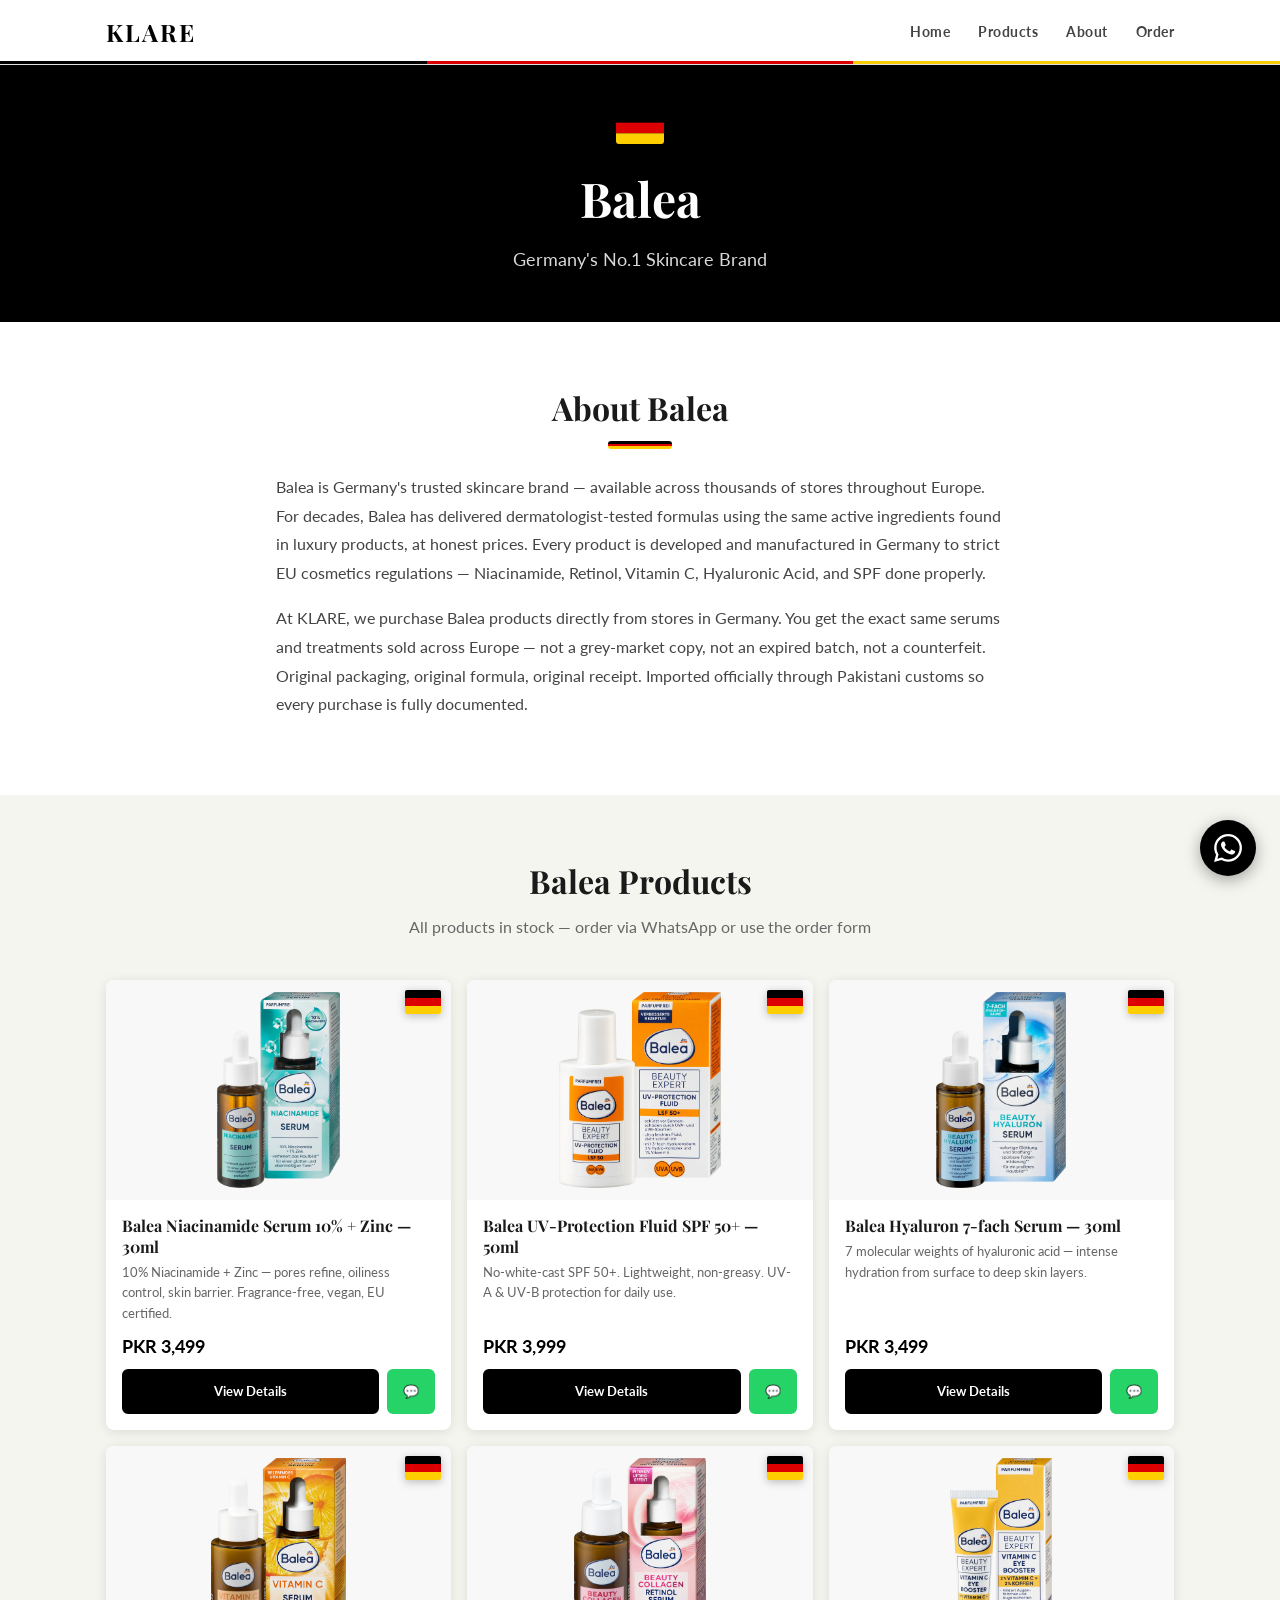
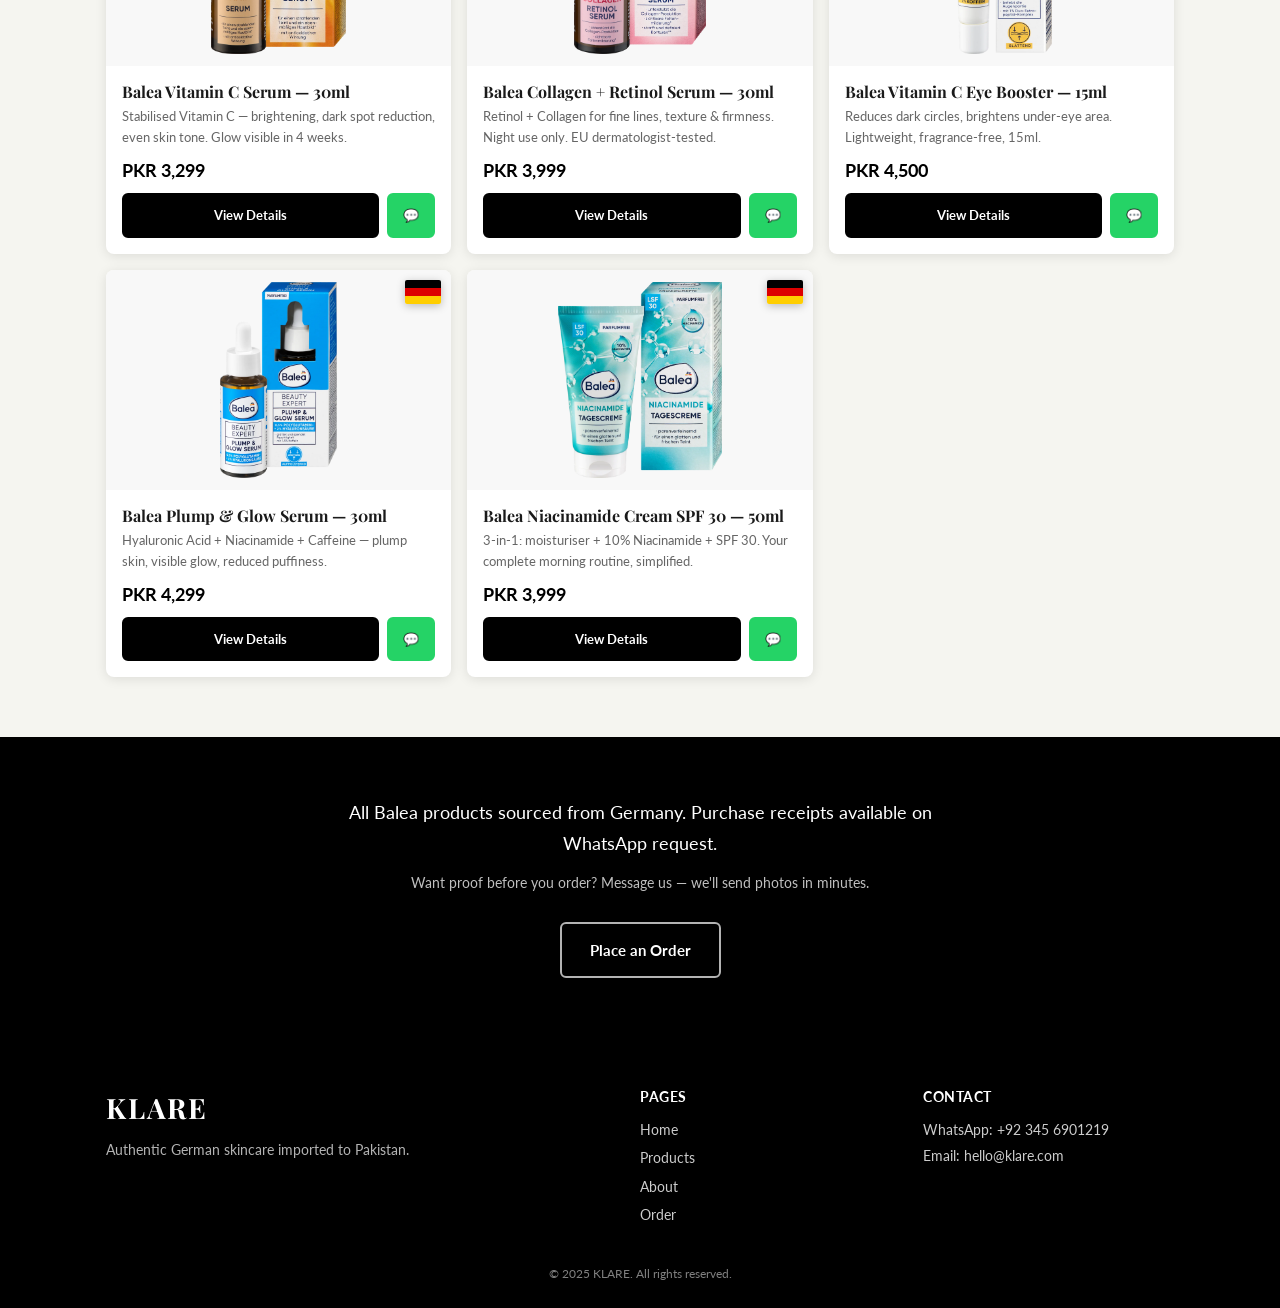
<file: product-balea.html>
<!DOCTYPE html>
<html lang="en">
<head>
  <meta charset="UTF-8">
  <meta name="viewport" content="width=device-width, initial-scale=1.0">
  <meta name="description" content="Buy authentic Balea skincare in Pakistan. Serums, SPF, and more imported from Germany with receipts and customs documentation.">
  <title>Balea Skincare Products | KLARE</title>
  <link rel="stylesheet" href="css/style.css">
</head>
<body>

  <!-- HEADER -->
  <header>
    <div class="container" style="display:flex;align-items:center;justify-content:space-between;height:64px">
      <a href="index.html" class="logo">KLARE</a>
      <nav class="desktop-nav">
        <a href="index.html">Home</a>
        <a href="products.html">Products</a>
        <a href="about.html">About</a>
        <a href="order.html">Order</a>
      </nav>
      <button class="hamburger" aria-label="Menu">&#9776;</button>
    </div>
  </header>
  <nav class="mobile-nav">
    <button class="menu-close">&#x2715;</button>
    <a href="index.html">Home</a>
    <a href="products.html">Products</a>
    <a href="about.html">About</a>
    <a href="order.html">Order Now</a>
  </nav>

  <main>

    <!-- BRAND BANNER -->
    <div class="brand-banner">
      <div class="container">
        <div style="display:flex;justify-content:center;margin-bottom:16px">
          <svg width="48" height="32" viewBox="0 0 48 32" xmlns="http://www.w3.org/2000/svg" style="border-radius:3px;box-shadow:0 2px 10px rgba(0,0,0,0.4)">
            <rect width="48" height="10.67" y="0" fill="#000000"/>
            <rect width="48" height="10.67" y="10.67" fill="#DD0000"/>
            <rect width="48" height="10.67" y="21.33" fill="#FFCE00"/>
          </svg>
        </div>
        <h1>Balea</h1>
        <p>Germany's No.1 Skincare Brand</p>
      </div>
    </div>

    <!-- BRAND STORY -->
    <section class="section">
      <div class="container" style="max-width:760px">
        <h2 class="section-heading">About Balea</h2>
        <span class="flag-stripe"></span>
        <p style="color:#444;line-height:1.8;margin-bottom:16px">Balea is Germany's trusted skincare brand — available across thousands of stores throughout Europe. For decades, Balea has delivered dermatologist-tested formulas using the same active ingredients found in luxury products, at honest prices. Every product is developed and manufactured in Germany to strict EU cosmetics regulations — Niacinamide, Retinol, Vitamin C, Hyaluronic Acid, and SPF done properly.</p>
        <p style="color:#444;line-height:1.8">At KLARE, we purchase Balea products directly from stores in Germany. You get the exact same serums and treatments sold across Europe — not a grey-market copy, not an expired batch, not a counterfeit. Original packaging, original formula, original receipt. Imported officially through Pakistani customs so every purchase is fully documented.</p>
      </div>
    </section>

    <!-- PRODUCTS GRID -->
    <section class="section" style="background:var(--grey);padding:60px 0;">
      <div class="container">
        <h2 class="section-heading">Balea Products</h2>
        <p class="section-sub">All products in stock — order via WhatsApp or use the order form</p>
        <div class="grid-3">

          <div class="product-card" data-category="balea">
            <div class="img-wrap">
              <img src="products/Balea%20Niacinamide%20Serum%2010%25%20%2B%20Zinc%20%E2%80%94%2030ml/pic%201.webp" class="product-img" alt="Balea Niacinamide Serum 10% + Zinc" loading="lazy">
              <svg class="de-flag-badge" width="36" height="24" viewBox="0 0 36 24" xmlns="http://www.w3.org/2000/svg" aria-label="Made in Germany"><rect width="36" height="8" y="0" fill="#000000"/><rect width="36" height="8" y="8" fill="#DD0000"/><rect width="36" height="8" y="16" fill="#FFCE00"/></svg>
            </div>
            <div class="card-body">
              <h3>Balea Niacinamide Serum 10% + Zinc — 30ml</h3>
              <p class="desc">10% Niacinamide + Zinc — pores refine, oiliness control, skin barrier. Fragrance-free, vegan, EU certified.</p>
              <div class="price">PKR 3,499</div>
              <div class="card-actions">
                <a href="product-detail.html?id=balea-niacinamide-serum" class="btn-primary card-btn">View Details</a>
                <a href="https://wa.me/923456901219?text=I%20want%20to%20order%3A%20Balea%20Niacinamide%20Serum%2010%25%20%2B%20Zinc%20%E2%80%94%2030ml" class="btn-wa" target="_blank" rel="noopener">&#128172;</a>
              </div>
            </div>
          </div>

          <div class="product-card" data-category="balea">
            <div class="img-wrap">
              <img src="products/Balea%20UV-Protection%20Fluid%20SPF%2050%2B%20%E2%80%94%2050ml/pic%201.webp" class="product-img" alt="Balea UV-Protection Fluid SPF 50+" loading="lazy">
              <svg class="de-flag-badge" width="36" height="24" viewBox="0 0 36 24" xmlns="http://www.w3.org/2000/svg" aria-label="Made in Germany"><rect width="36" height="8" y="0" fill="#000000"/><rect width="36" height="8" y="8" fill="#DD0000"/><rect width="36" height="8" y="16" fill="#FFCE00"/></svg>
            </div>
            <div class="card-body">
              <h3>Balea UV-Protection Fluid SPF 50+ — 50ml</h3>
              <p class="desc">No-white-cast SPF 50+. Lightweight, non-greasy. UV-A &amp; UV-B protection for daily use.</p>
              <div class="price">PKR 3,999</div>
              <div class="card-actions">
                <a href="product-detail.html?id=balea-spf50" class="btn-primary card-btn">View Details</a>
                <a href="https://wa.me/923456901219?text=I%20want%20to%20order%3A%20Balea%20UV-Protection%20Fluid%20SPF%2050%2B%20%E2%80%94%2050ml" class="btn-wa" target="_blank" rel="noopener">&#128172;</a>
              </div>
            </div>
          </div>

          <div class="product-card" data-category="balea">
            <div class="img-wrap">
              <img src="products/Balea%20Hyaluron%207-fach%20Serum%20%E2%80%94%2030ml/pic%201.webp" class="product-img" alt="Balea Hyaluron 7-fach Serum" loading="lazy">
              <svg class="de-flag-badge" width="36" height="24" viewBox="0 0 36 24" xmlns="http://www.w3.org/2000/svg" aria-label="Made in Germany"><rect width="36" height="8" y="0" fill="#000000"/><rect width="36" height="8" y="8" fill="#DD0000"/><rect width="36" height="8" y="16" fill="#FFCE00"/></svg>
            </div>
            <div class="card-body">
              <h3>Balea Hyaluron 7-fach Serum — 30ml</h3>
              <p class="desc">7 molecular weights of hyaluronic acid — intense hydration from surface to deep skin layers.</p>
              <div class="price">PKR 3,499</div>
              <div class="card-actions">
                <a href="product-detail.html?id=balea-hyaluron" class="btn-primary card-btn">View Details</a>
                <a href="https://wa.me/923456901219?text=I%20want%20to%20order%3A%20Balea%20Hyaluron%207-fach%20Serum%20%E2%80%94%2030ml" class="btn-wa" target="_blank" rel="noopener">&#128172;</a>
              </div>
            </div>
          </div>

          <div class="product-card" data-category="balea">
            <div class="img-wrap">
              <img src="products/Balea%20Vitamin%20C%20Serum%20%E2%80%94%2030ml/pic%201.webp" class="product-img" alt="Balea Vitamin C Serum" loading="lazy">
              <svg class="de-flag-badge" width="36" height="24" viewBox="0 0 36 24" xmlns="http://www.w3.org/2000/svg" aria-label="Made in Germany"><rect width="36" height="8" y="0" fill="#000000"/><rect width="36" height="8" y="8" fill="#DD0000"/><rect width="36" height="8" y="16" fill="#FFCE00"/></svg>
            </div>
            <div class="card-body">
              <h3>Balea Vitamin C Serum — 30ml</h3>
              <p class="desc">Stabilised Vitamin C — brightening, dark spot reduction, even skin tone. Glow visible in 4 weeks.</p>
              <div class="price">PKR 3,299</div>
              <div class="card-actions">
                <a href="product-detail.html?id=balea-vitamin-c-serum" class="btn-primary card-btn">View Details</a>
                <a href="https://wa.me/923456901219?text=I%20want%20to%20order%3A%20Balea%20Vitamin%20C%20Serum%20%E2%80%94%2030ml" class="btn-wa" target="_blank" rel="noopener">&#128172;</a>
              </div>
            </div>
          </div>

          <div class="product-card" data-category="balea">
            <div class="img-wrap">
              <img src="products/Balea%20Collagen%20%2B%20Retinol%20Serum%20%E2%80%94%2030ml/pic%201.webp" class="product-img" alt="Balea Collagen + Retinol Serum" loading="lazy">
              <svg class="de-flag-badge" width="36" height="24" viewBox="0 0 36 24" xmlns="http://www.w3.org/2000/svg" aria-label="Made in Germany"><rect width="36" height="8" y="0" fill="#000000"/><rect width="36" height="8" y="8" fill="#DD0000"/><rect width="36" height="8" y="16" fill="#FFCE00"/></svg>
            </div>
            <div class="card-body">
              <h3>Balea Collagen + Retinol Serum — 30ml</h3>
              <p class="desc">Retinol + Collagen for fine lines, texture &amp; firmness. Night use only. EU dermatologist-tested.</p>
              <div class="price">PKR 3,999</div>
              <div class="card-actions">
                <a href="product-detail.html?id=balea-collagen-retinol" class="btn-primary card-btn">View Details</a>
                <a href="https://wa.me/923456901219?text=I%20want%20to%20order%3A%20Balea%20Collagen%20%2B%20Retinol%20Serum%20%E2%80%94%2030ml" class="btn-wa" target="_blank" rel="noopener">&#128172;</a>
              </div>
            </div>
          </div>

          <div class="product-card" data-category="balea">
            <div class="img-wrap">
              <img src="products/Balea%20Vitamin%20C%20Eye%20Booster%20%E2%80%94%2015ml/pic%201.webp" class="product-img" alt="Balea Vitamin C Eye Booster" loading="lazy">
              <svg class="de-flag-badge" width="36" height="24" viewBox="0 0 36 24" xmlns="http://www.w3.org/2000/svg" aria-label="Made in Germany"><rect width="36" height="8" y="0" fill="#000000"/><rect width="36" height="8" y="8" fill="#DD0000"/><rect width="36" height="8" y="16" fill="#FFCE00"/></svg>
            </div>
            <div class="card-body">
              <h3>Balea Vitamin C Eye Booster — 15ml</h3>
              <p class="desc">Reduces dark circles, brightens under-eye area. Lightweight, fragrance-free, 15ml.</p>
              <div class="price">PKR 4,500</div>
              <div class="card-actions">
                <a href="product-detail.html?id=balea-eye-booster" class="btn-primary card-btn">View Details</a>
                <a href="https://wa.me/923456901219?text=I%20want%20to%20order%3A%20Balea%20Vitamin%20C%20Eye%20Booster%20%E2%80%94%2015ml" class="btn-wa" target="_blank" rel="noopener">&#128172;</a>
              </div>
            </div>
          </div>

          <div class="product-card" data-category="balea">
            <div class="img-wrap">
              <img src="products/Balea%20Plump%20%26%20Glow%20Serum%20%E2%80%94%2030ml/pic%201.webp" class="product-img" alt="Balea Plump &amp; Glow Serum" loading="lazy">
              <svg class="de-flag-badge" width="36" height="24" viewBox="0 0 36 24" xmlns="http://www.w3.org/2000/svg" aria-label="Made in Germany"><rect width="36" height="8" y="0" fill="#000000"/><rect width="36" height="8" y="8" fill="#DD0000"/><rect width="36" height="8" y="16" fill="#FFCE00"/></svg>
            </div>
            <div class="card-body">
              <h3>Balea Plump &amp; Glow Serum — 30ml</h3>
              <p class="desc">Hyaluronic Acid + Niacinamide + Caffeine — plump skin, visible glow, reduced puffiness.</p>
              <div class="price">PKR 4,299</div>
              <div class="card-actions">
                <a href="product-detail.html?id=balea-plump-glow" class="btn-primary card-btn">View Details</a>
                <a href="https://wa.me/923456901219?text=I%20want%20to%20order%3A%20Balea%20Plump%20%26%20Glow%20Serum%20%E2%80%94%2030ml" class="btn-wa" target="_blank" rel="noopener">&#128172;</a>
              </div>
            </div>
          </div>

          <div class="product-card" data-category="balea">
            <div class="img-wrap">
              <img src="products/Balea%20Niacinamide%20Cream%20SPF%2030%20%E2%80%94%2050ml/pic%201.webp" class="product-img" alt="Balea Niacinamide Cream SPF 30" loading="lazy">
              <svg class="de-flag-badge" width="36" height="24" viewBox="0 0 36 24" xmlns="http://www.w3.org/2000/svg" aria-label="Made in Germany"><rect width="36" height="8" y="0" fill="#000000"/><rect width="36" height="8" y="8" fill="#DD0000"/><rect width="36" height="8" y="16" fill="#FFCE00"/></svg>
            </div>
            <div class="card-body">
              <h3>Balea Niacinamide Cream SPF 30 — 50ml</h3>
              <p class="desc">3-in-1: moisturiser + 10% Niacinamide + SPF 30. Your complete morning routine, simplified.</p>
              <div class="price">PKR 3,999</div>
              <div class="card-actions">
                <a href="product-detail.html?id=balea-niacinamide-cream" class="btn-primary card-btn">View Details</a>
                <a href="https://wa.me/923456901219?text=I%20want%20to%20order%3A%20Balea%20Niacinamide%20Cream%20SPF%2030%20%E2%80%94%2050ml" class="btn-wa" target="_blank" rel="noopener">&#128172;</a>
              </div>
            </div>
          </div>

        </div>
      </div>
    </section>

    <!-- STRIP -->
    <section class="brand-strip">
      <div class="container">
        <p>All Balea products sourced from Germany. Purchase receipts available on WhatsApp request.</p>
        <p class="sub">Want proof before you order? Message us — we'll send photos in minutes.</p>
        <a href="order.html" class="btn-secondary white-border">Place an Order</a>
      </div>
    </section>

  </main>

  <!-- FOOTER -->
  <footer>
    <div class="container">
      <div class="footer-grid">
        <div>
          <div class="logo" style="color:#ffffff;font-size:28px;margin-bottom:8px">KLARE</div>
          <p style="opacity:0.7;font-size:14px">Authentic German skincare imported to Pakistan.</p>
        </div>
        <div>
          <strong>Pages</strong>
          <a href="index.html" style="display:block;margin-bottom:6px;font-size:14px">Home</a>
          <a href="products.html" style="display:block;margin-bottom:6px;font-size:14px">Products</a>
          <a href="about.html" style="display:block;margin-bottom:6px;font-size:14px">About</a>
          <a href="order.html" style="display:block;margin-bottom:6px;font-size:14px">Order</a>
        </div>
        <div>
          <strong>Contact</strong>
          <p style="font-size:14px;opacity:0.8;margin-bottom:4px">WhatsApp: +92 345 6901219</p>
          <p style="font-size:14px;opacity:0.8">Email: hello@klare.com</p>
        </div>
      </div>
      <p style="opacity:0.5;font-size:12px;margin-top:0;text-align:center">&copy; 2025 KLARE. All rights reserved.</p>
    </div>
  </footer>

  <a href="https://wa.me/923456901219" class="whatsapp-btn" target="_blank" rel="noopener" aria-label="Chat on WhatsApp">
    <svg width="28" height="28" viewBox="0 0 24 24" fill="white"><path d="M17.472 14.382c-.297-.149-1.758-.867-2.03-.967-.273-.099-.471-.148-.67.15-.197.297-.767.966-.94 1.164-.173.199-.347.223-.644.075-.297-.15-1.255-.463-2.39-1.475-.883-.788-1.48-1.761-1.653-2.059-.173-.297-.018-.458.13-.606.134-.133.298-.347.446-.52.149-.174.198-.298.298-.497.099-.198.05-.371-.025-.52-.075-.149-.669-1.612-.916-2.207-.242-.579-.487-.5-.669-.51-.173-.008-.371-.01-.57-.01-.198 0-.52.074-.792.372-.272.297-1.04 1.016-1.04 2.479 0 1.462 1.065 2.875 1.213 3.074.149.198 2.096 3.2 5.077 4.487.709.306 1.262.489 1.694.625.712.227 1.36.195 1.871.118.571-.085 1.758-.719 2.006-1.413.248-.694.248-1.289.173-1.413-.074-.124-.272-.198-.57-.347m-5.421 7.403h-.004a9.87 9.87 0 01-5.031-1.378l-.361-.214-3.741.982.998-3.648-.235-.374a9.86 9.86 0 01-1.51-5.26c.001-5.45 4.436-9.884 9.888-9.884 2.64 0 5.122 1.03 6.988 2.898a9.825 9.825 0 012.893 6.994c-.003 5.45-4.437 9.884-9.885 9.884m8.413-18.297A11.815 11.815 0 0012.05 0C5.495 0 .16 5.335.157 11.892c0 2.096.547 4.142 1.588 5.945L.057 24l6.305-1.654a11.882 11.882 0 005.683 1.448h.005c6.554 0 11.89-5.335 11.893-11.893a11.821 11.821 0 00-3.48-8.413z"/></svg>
  </a>

  <script src="js/main.js"></script>
</body>
</html>
</file>
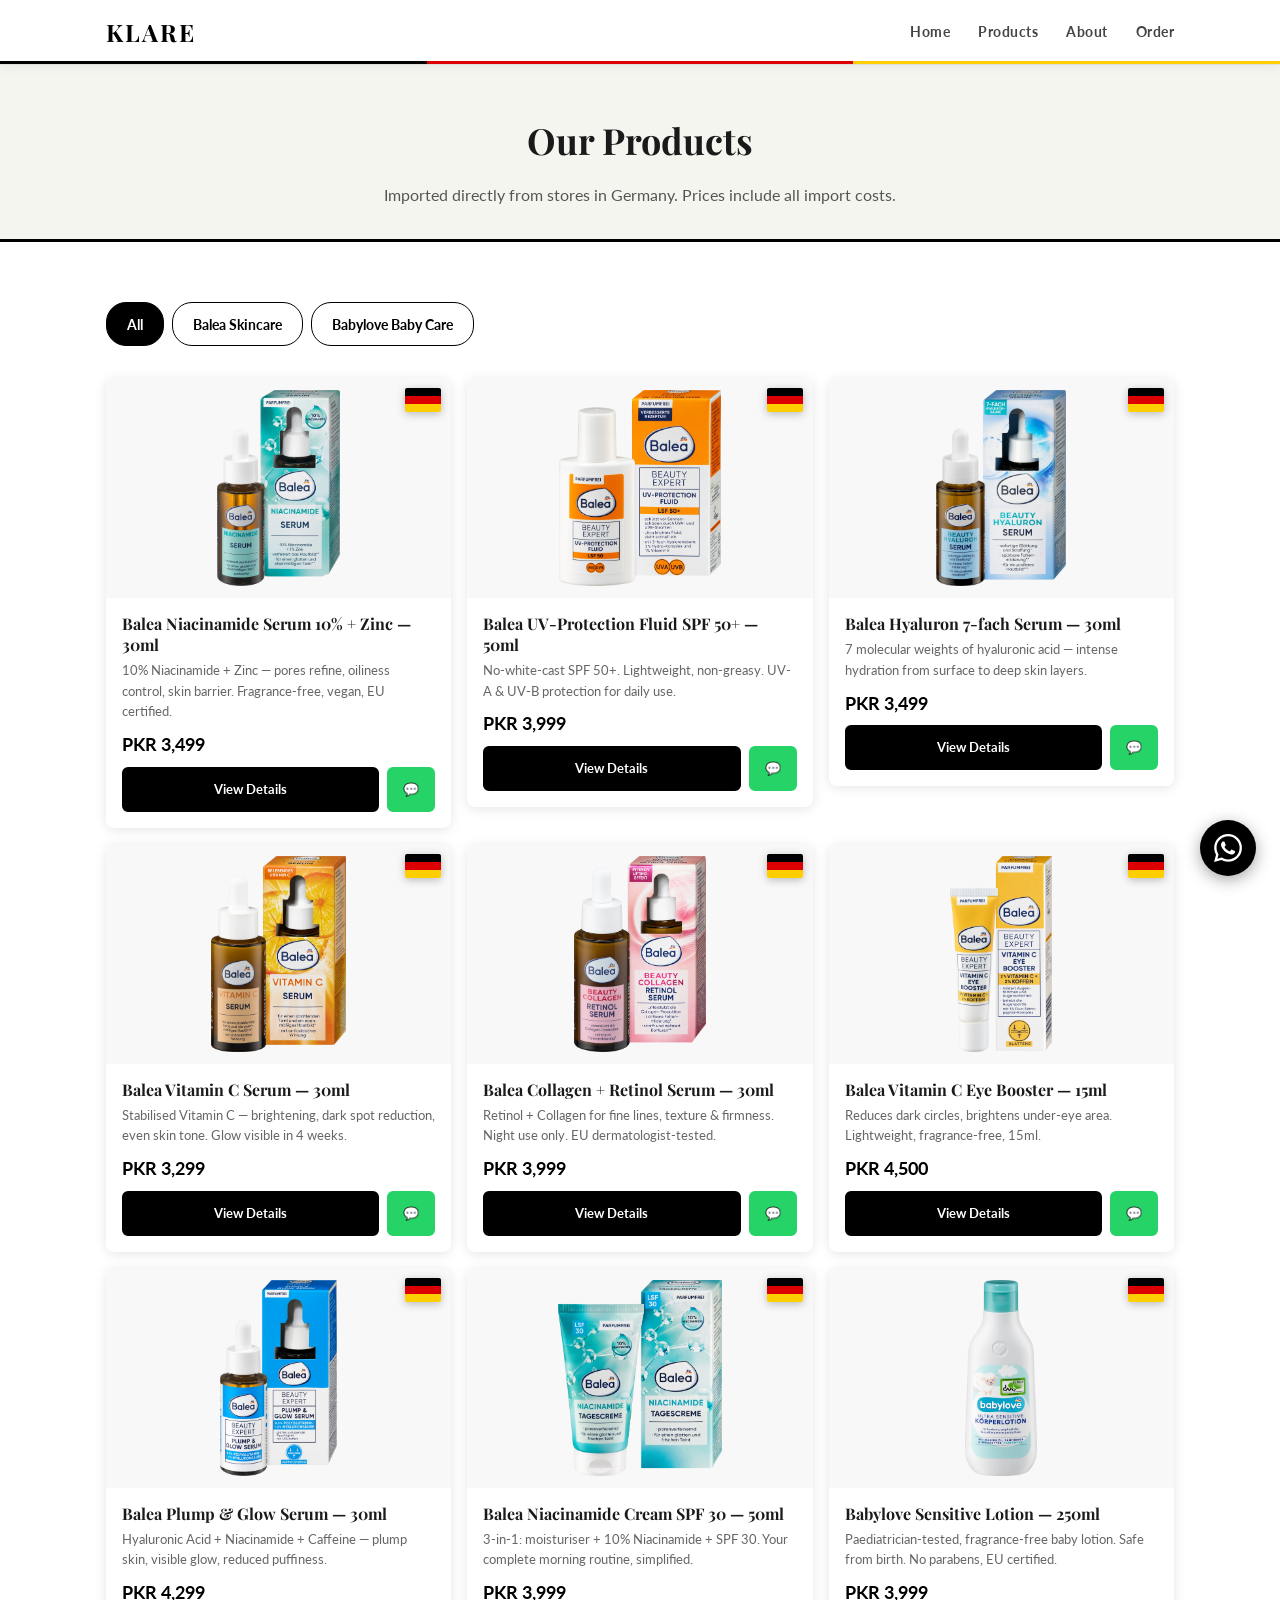
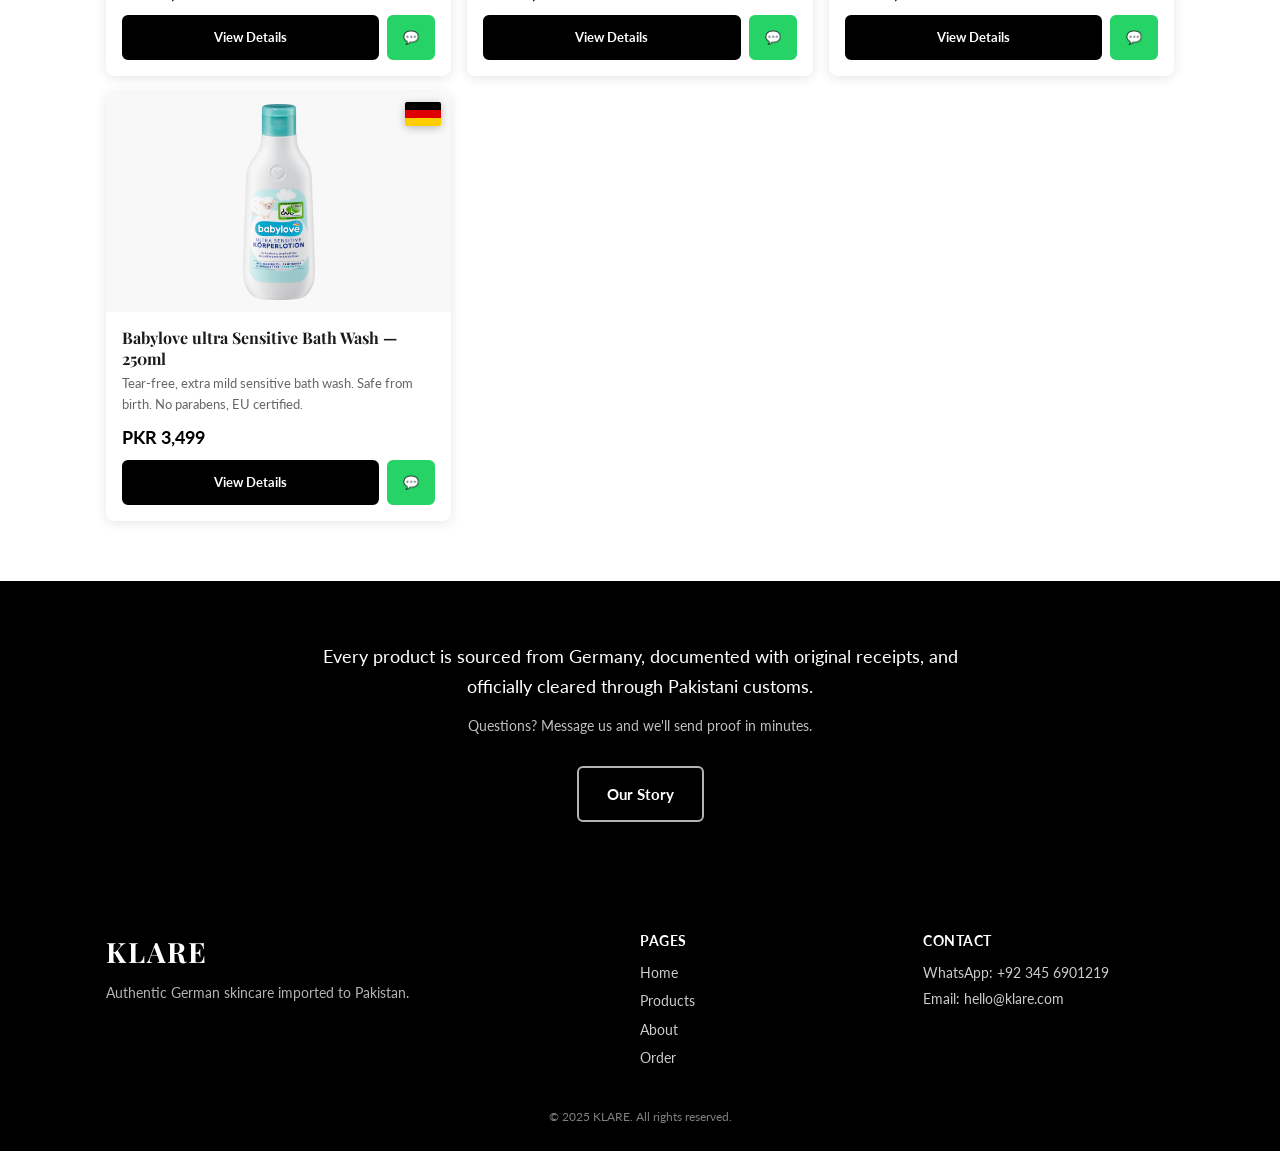
<file: product-detail.html>
<!DOCTYPE html>
<html lang="en">
<head>
  <meta charset="UTF-8">
  <meta name="viewport" content="width=device-width, initial-scale=1.0">
  <meta id="meta-desc" name="description" content="Genuine German skincare imported to Pakistan. Shop at KLARE.">
  <title>Product | KLARE</title>
  <link rel="stylesheet" href="css/style.css">
</head>
<body>

  <!-- HEADER -->
  <header>
    <div class="container" style="display:flex;align-items:center;justify-content:space-between;height:64px">
      <a href="index.html" class="logo">KLARE</a>
      <nav class="desktop-nav">
        <a href="index.html">Home</a>
        <a href="products.html">Products</a>
        <a href="about.html">About</a>
        <a href="order.html">Order</a>
      </nav>
      <button class="hamburger" aria-label="Menu">&#9776;</button>
    </div>
  </header>
  <nav class="mobile-nav">
    <button class="menu-close">&#x2715;</button>
    <a href="index.html">Home</a>
    <a href="products.html">Products</a>
    <a href="about.html">About</a>
    <a href="order.html">Order Now</a>
  </nav>

  <main>

    <!-- BREADCRUMB -->
    <div class="breadcrumb-bar">
      <div class="container">
        <nav class="breadcrumb" aria-label="Breadcrumb">
          <a href="index.html">Home</a>
          <span class="sep">›</span>
          <a href="products.html">Products</a>
          <span class="sep">›</span>
          <a id="breadcrumb-brand" href="products.html">Brand</a>
          <span class="sep">›</span>
          <span id="breadcrumb-name">Product</span>
        </nav>
      </div>
    </div>

    <!-- PRODUCT DETAIL -->
    <section id="product-detail-page" class="section">
      <div class="container">
        <div class="product-detail-wrap">

          <!-- LEFT: GALLERY -->
          <div class="product-gallery">
            <div class="gallery-main">
              <img id="gallery-main-img" src="" alt="Product image" loading="eager">
            </div>
            <div class="gallery-thumbs" id="gallery-thumbs"></div>
          </div>

          <!-- RIGHT: INFO -->
          <div class="product-info-panel">

            <div class="product-badges-row">
              <svg width="32" height="21" viewBox="0 0 32 21" xmlns="http://www.w3.org/2000/svg" style="border-radius:2px;box-shadow:0 1px 4px rgba(0,0,0,0.2)"><rect width="32" height="7" y="0" fill="#000000"/><rect width="32" height="7" y="7" fill="#DD0000"/><rect width="32" height="7" y="14" fill="#FFCE00"/></svg>
              <span class="badge-small" style="background:#f5f5f0;border:1px solid #ddd;color:#555">🇩🇪 Imported from Germany</span>
              <span class="in-stock">In Stock</span>
            </div>

            <h1 id="product-name">Loading…</h1>

            <div class="rating-row-pd">
              <span class="stars-display" id="avg-stars-display-top">
                <span style="color:#ccc;font-size:18px">★★★★★</span>
              </span>
              <span class="rating-count-pd" onclick="document.getElementById('reviews-section').scrollIntoView({behavior:'smooth'})">See reviews ↓</span>
            </div>

            <div class="product-price-pd" id="product-price">—</div>

            <a id="order-wa-btn" href="#" class="btn-primary order-wa-btn" target="_blank" rel="noopener">
              <svg width="20" height="20" viewBox="0 0 24 24" fill="currentColor"><path d="M17.472 14.382c-.297-.149-1.758-.867-2.03-.967-.273-.099-.471-.148-.67.15-.197.297-.767.966-.94 1.164-.173.199-.347.223-.644.075-.297-.15-1.255-.463-2.39-1.475-.883-.788-1.48-1.761-1.653-2.059-.173-.297-.018-.458.13-.606.134-.133.298-.347.446-.52.149-.174.198-.298.298-.497.099-.198.05-.371-.025-.52-.075-.149-.669-1.612-.916-2.207-.242-.579-.487-.5-.669-.51-.173-.008-.371-.01-.57-.01-.198 0-.52.074-.792.372-.272.297-1.04 1.016-1.04 2.479 0 1.462 1.065 2.875 1.213 3.074.149.198 2.096 3.2 5.077 4.487.709.306 1.262.489 1.694.625.712.227 1.36.195 1.871.118.571-.085 1.758-.719 2.006-1.413.248-.694.248-1.289.173-1.413-.074-.124-.272-.198-.57-.347m-5.421 7.403h-.004a9.87 9.87 0 01-5.031-1.378l-.361-.214-3.741.982.998-3.648-.235-.374a9.86 9.86 0 01-1.51-5.26c.001-5.45 4.436-9.884 9.888-9.884 2.64 0 5.122 1.03 6.988 2.898a9.825 9.825 0 012.893 6.994c-.003 5.45-4.437 9.884-9.885 9.884m8.413-18.297A11.815 11.815 0 0012.05 0C5.495 0 .16 5.335.157 11.892c0 2.096.547 4.142 1.588 5.945L.057 24l6.305-1.654a11.882 11.882 0 005.683 1.448h.005c6.554 0 11.89-5.335 11.893-11.893a11.821 11.821 0 00-3.48-8.413z"/></svg>
              Order via WhatsApp — Cash on Delivery
            </a>

            <p style="font-size:12px;color:#999;text-align:center;margin:-20px 0 24px">Free delivery on orders above PKR 3,000 · Lahore 1–2 days · Other cities 2–3 days</p>

            <div id="product-benefits" class="product-section"></div>
            <div id="product-description" class="product-section"></div>
            <div id="product-usage" class="product-section"></div>
            <div id="product-ingredients" class="product-section"></div>
            <div id="product-suitable" class="product-section"></div>

          </div>
        </div>
      </div>
    </section>

    <!-- REVIEWS -->
    <section id="reviews-section" class="reviews-section">
      <div class="container">

        <h2 class="section-heading" style="text-align:center">Customer Reviews</h2>
        <span class="flag-stripe"></span>

        <div class="reviews-layout">

          <!-- Rating summary -->
          <div class="rating-summary-box">
            <span class="avg-score-big" id="avg-score">—</span>
            <span class="stars-display-lg" id="avg-stars-display">★★★★★</span>
            <span class="review-count-sm" id="review-count-display">No reviews yet</span>
          </div>

          <!-- Review form -->
          <div class="review-form-box">
            <h3>Write a Review</h3>
            <form id="review-form" novalidate>

              <div class="form-group">
                <label>Your Rating *</label>
                <div class="star-input-row">
                  <button type="button" class="star-btn" data-val="1" aria-label="1 star">★</button>
                  <button type="button" class="star-btn" data-val="2" aria-label="2 stars">★</button>
                  <button type="button" class="star-btn" data-val="3" aria-label="3 stars">★</button>
                  <button type="button" class="star-btn" data-val="4" aria-label="4 stars">★</button>
                  <button type="button" class="star-btn" data-val="5" aria-label="5 stars">★</button>
                </div>
                <span class="star-hint">Click a star to rate</span>
                <input type="hidden" id="rating-value" name="rating">
              </div>

              <div class="form-group">
                <label for="reviewer-name">Your Name *</label>
                <input type="text" id="reviewer-name" name="reviewer-name" required placeholder="e.g. Sara from Lahore">
              </div>

              <div class="form-group">
                <label for="review-text">Your Review *</label>
                <textarea id="review-text" name="review-text" required placeholder="Share your experience with this product…" style="height:100px"></textarea>
              </div>

              <button type="submit" class="btn-primary" style="width:100%">Submit Review</button>

            </form>
          </div>

        </div>

        <!-- Reviews list -->
        <div id="reviews-list" class="reviews-list"></div>

      </div>
    </section>

  </main>

  <!-- FOOTER -->
  <footer>
    <div class="container">
      <div class="footer-grid">
        <div>
          <div class="logo" style="color:#ffffff;font-size:28px;margin-bottom:8px">KLARE</div>
          <p style="opacity:0.7;font-size:14px">Authentic German skincare imported to Pakistan.</p>
        </div>
        <div>
          <strong>Pages</strong>
          <a href="index.html" style="display:block;margin-bottom:6px;font-size:14px">Home</a>
          <a href="products.html" style="display:block;margin-bottom:6px;font-size:14px">Products</a>
          <a href="about.html" style="display:block;margin-bottom:6px;font-size:14px">About</a>
          <a href="order.html" style="display:block;margin-bottom:6px;font-size:14px">Order</a>
        </div>
        <div>
          <strong>Contact</strong>
          <p style="font-size:14px;opacity:0.8;margin-bottom:4px">WhatsApp: +92 345 6901219</p>
          <p style="font-size:14px;opacity:0.8">Email: hello@klare.com</p>
        </div>
      </div>
      <p style="opacity:0.5;font-size:12px;margin-top:0;text-align:center">&copy; 2025 KLARE. All rights reserved.</p>
    </div>
  </footer>

  <!-- WHATSAPP BUTTON -->
  <a href="https://wa.me/923456901219" class="whatsapp-btn" target="_blank" rel="noopener" aria-label="Chat on WhatsApp">
    <svg width="28" height="28" viewBox="0 0 24 24" fill="white"><path d="M17.472 14.382c-.297-.149-1.758-.867-2.03-.967-.273-.099-.471-.148-.67.15-.197.297-.767.966-.94 1.164-.173.199-.347.223-.644.075-.297-.15-1.255-.463-2.39-1.475-.883-.788-1.48-1.761-1.653-2.059-.173-.297-.018-.458.13-.606.134-.133.298-.347.446-.52.149-.174.198-.298.298-.497.099-.198.05-.371-.025-.52-.075-.149-.669-1.612-.916-2.207-.242-.579-.487-.5-.669-.51-.173-.008-.371-.01-.57-.01-.198 0-.52.074-.792.372-.272.297-1.04 1.016-1.04 2.479 0 1.462 1.065 2.875 1.213 3.074.149.198 2.096 3.2 5.077 4.487.709.306 1.262.489 1.694.625.712.227 1.36.195 1.871.118.571-.085 1.758-.719 2.006-1.413.248-.694.248-1.289.173-1.413-.074-.124-.272-.198-.57-.347m-5.421 7.403h-.004a9.87 9.87 0 01-5.031-1.378l-.361-.214-3.741.982.998-3.648-.235-.374a9.86 9.86 0 01-1.51-5.26c.001-5.45 4.436-9.884 9.888-9.884 2.64 0 5.122 1.03 6.988 2.898a9.825 9.825 0 012.893 6.994c-.003 5.45-4.437 9.884-9.885 9.884m8.413-18.297A11.815 11.815 0 0012.05 0C5.495 0 .16 5.335.157 11.892c0 2.096.547 4.142 1.588 5.945L.057 24l6.305-1.654a11.882 11.882 0 005.683 1.448h.005c6.554 0 11.89-5.335 11.893-11.893a11.821 11.821 0 00-3.48-8.413z"/></svg>
  </a>

  <script src="js/products-data.js"></script>
  <script src="js/main.js"></script>
</body>
</html>
</file>
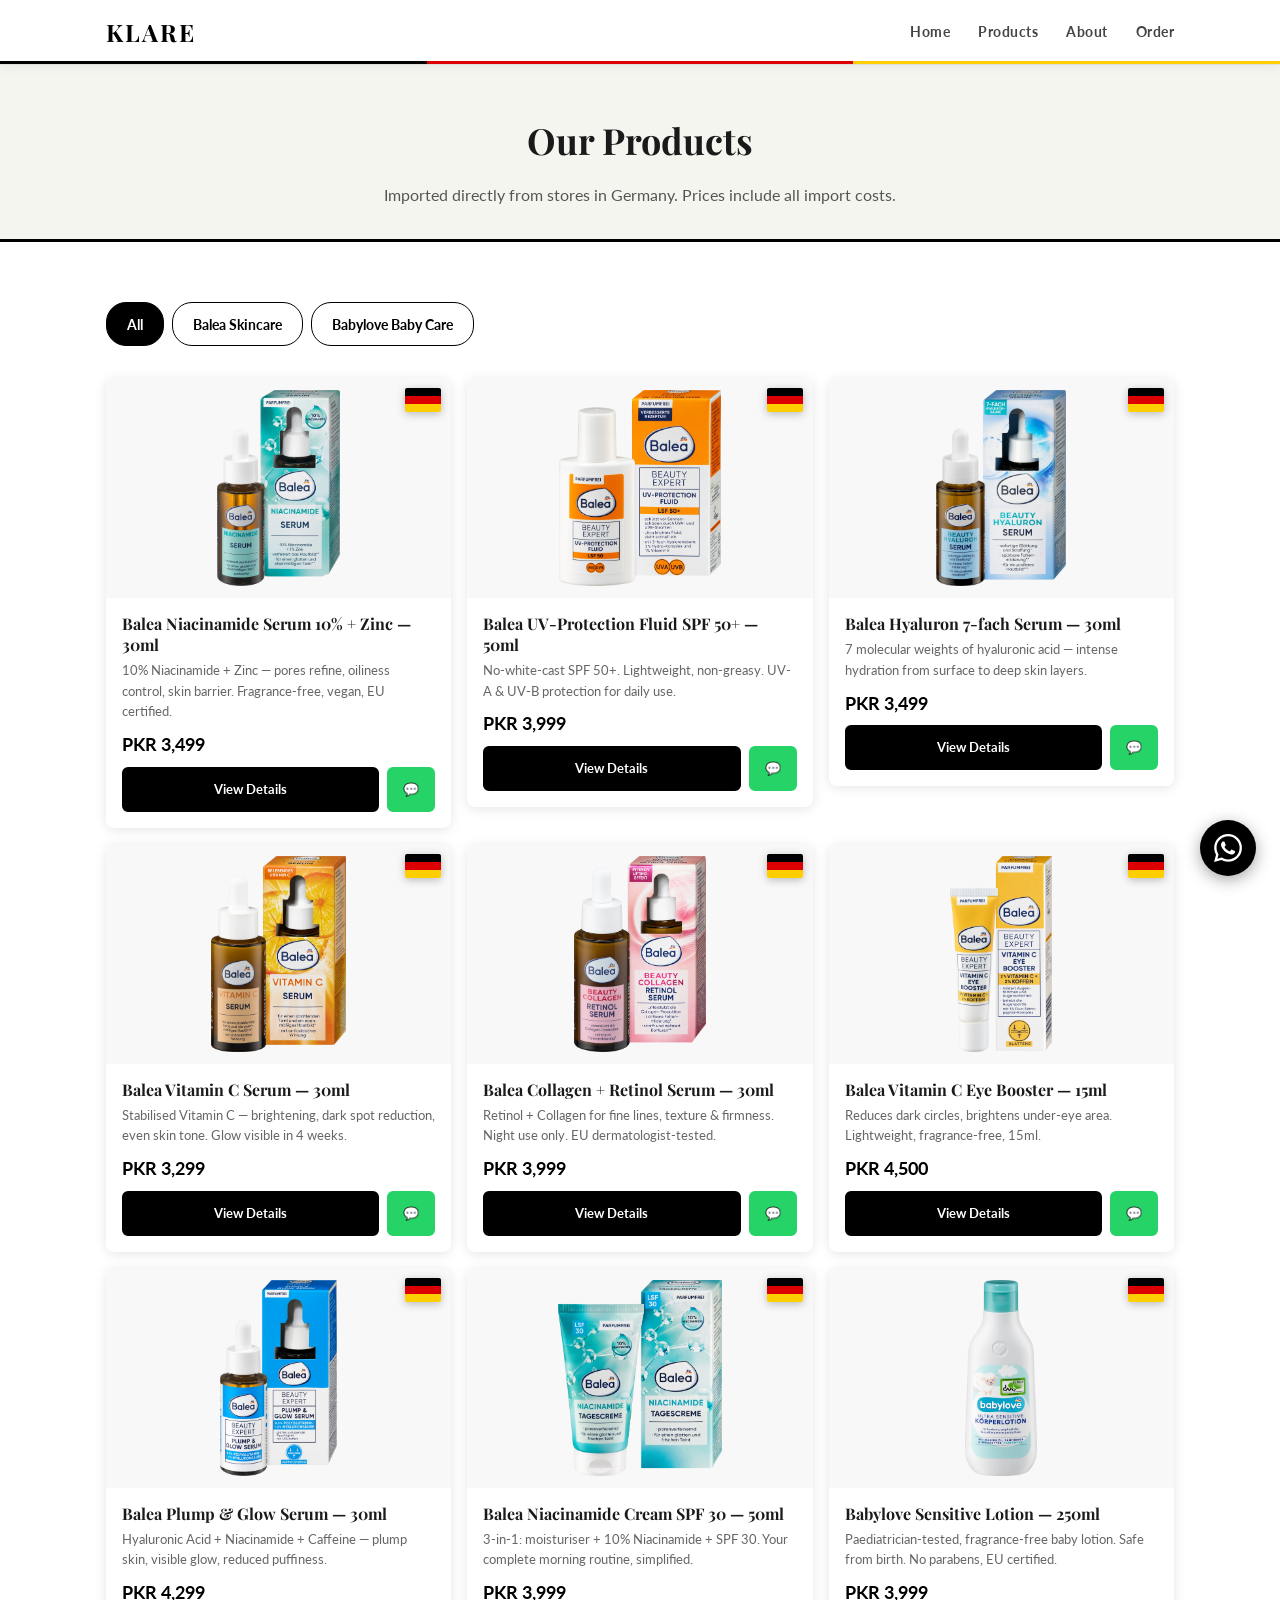
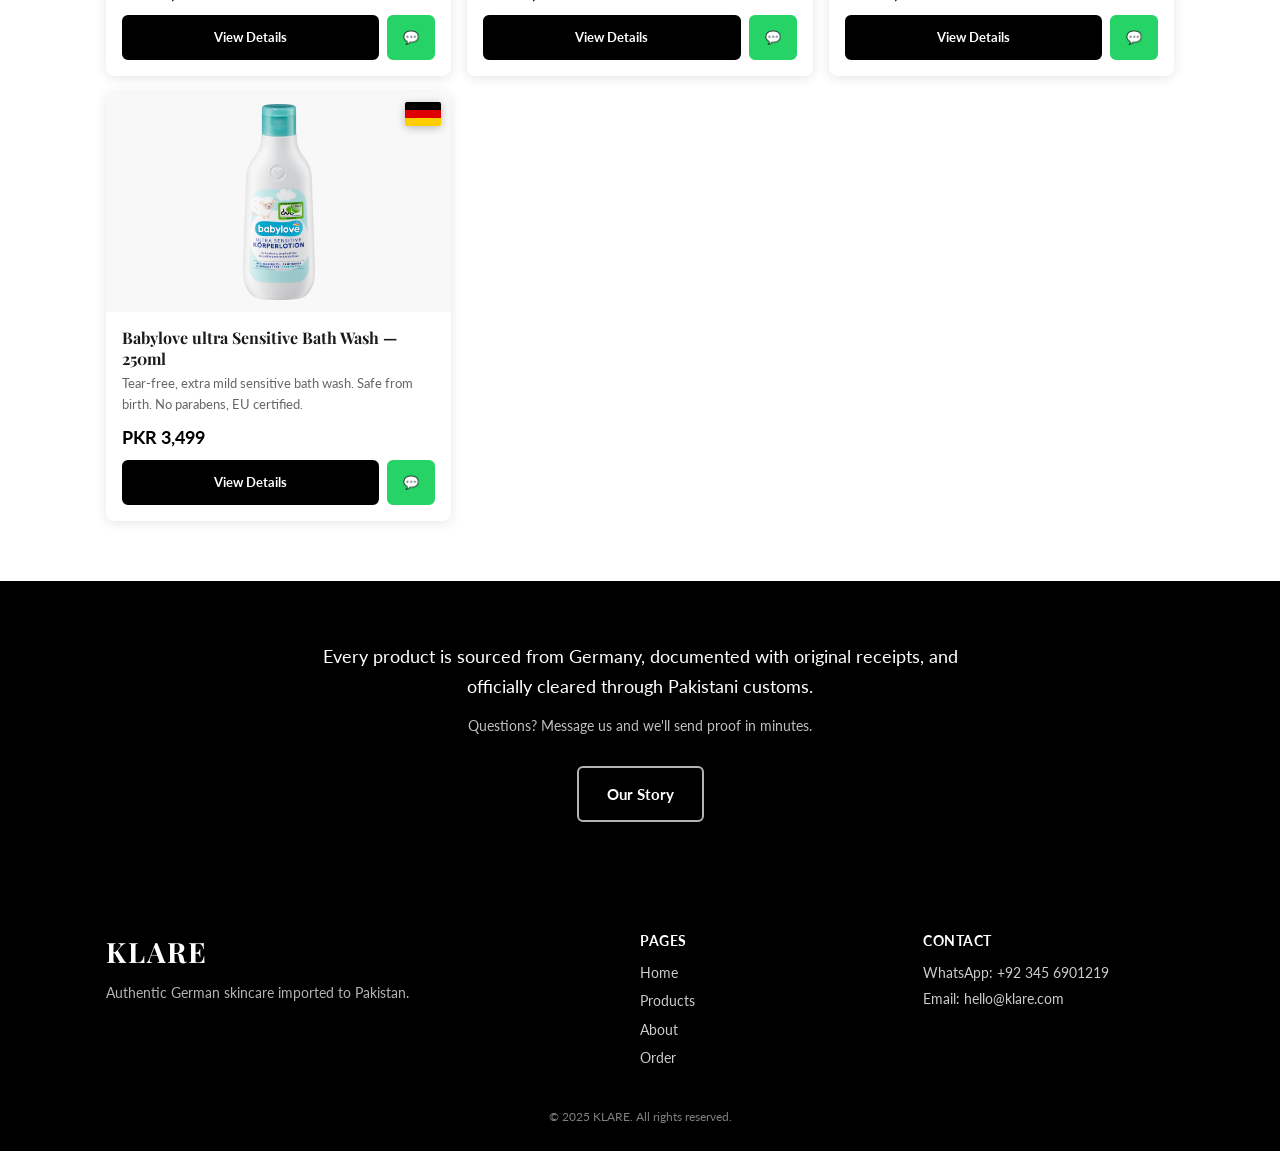
<file: products.html>
<!DOCTYPE html>
<html lang="en">
<head>
  <meta charset="UTF-8">
  <meta name="viewport" content="width=device-width, initial-scale=1.0">
  <meta name="description" content="Shop genuine Balea skincare and Babylove baby care. Original German imports with documented customs clearance.">
  <title>Products — Balea &amp; Babylove | KLARE</title>
  <link rel="stylesheet" href="css/style.css">
</head>
<body>

  <!-- HEADER -->
  <header>
    <div class="container" style="display:flex;align-items:center;justify-content:space-between;height:64px">
      <a href="index.html" class="logo">KLARE</a>
      <nav class="desktop-nav">
        <a href="index.html">Home</a>
        <a href="products.html">Products</a>
        <a href="about.html">About</a>
        <a href="order.html">Order</a>
      </nav>
      <button class="hamburger" aria-label="Menu">&#9776;</button>
    </div>
  </header>
  <nav class="mobile-nav">
    <button class="menu-close">&#x2715;</button>
    <a href="index.html">Home</a>
    <a href="products.html">Products</a>
    <a href="about.html">About</a>
    <a href="order.html">Order Now</a>
  </nav>

  <main>

    <!-- PAGE HEADER -->
    <div class="page-header">
      <div class="container">
        <h1>Our Products</h1>
        <p>Imported directly from stores in Germany. Prices include all import costs.</p>
      </div>
    </div>

    <!-- PRODUCTS -->
    <section class="section">
      <div class="container">

        <div class="filter-tabs">
          <button class="filter-tab active" data-filter="all">All</button>
          <button class="filter-tab" data-filter="balea">Balea Skincare</button>
          <button class="filter-tab" data-filter="babylove">Babylove Baby Care</button>
        </div>

        <div class="grid-3">

          <!-- BALEA -->
          <div><div class="product-card" data-category="balea">
            <div class="img-wrap">
              <img src="products/Balea%20Niacinamide%20Serum%2010%25%20%2B%20Zinc%20%E2%80%94%2030ml/pic%201.webp" class="product-img" alt="Balea Niacinamide Serum 10% + Zinc" loading="lazy">
              <svg class="de-flag-badge" width="36" height="24" viewBox="0 0 36 24" xmlns="http://www.w3.org/2000/svg" aria-label="Made in Germany"><rect width="36" height="8" y="0" fill="#000000"/><rect width="36" height="8" y="8" fill="#DD0000"/><rect width="36" height="8" y="16" fill="#FFCE00"/></svg>
            </div>
            <div class="card-body">
              <h3>Balea Niacinamide Serum 10% + Zinc — 30ml</h3>
              <p class="desc">10% Niacinamide + Zinc — pores refine, oiliness control, skin barrier. Fragrance-free, vegan, EU certified.</p>
              <div class="price">PKR 3,499</div>
              <div class="card-actions">
                <a href="product-detail.html?id=balea-niacinamide-serum" class="btn-primary card-btn">View Details</a>
                <a href="https://wa.me/923456901219?text=I%20want%20to%20order%3A%20Balea%20Niacinamide%20Serum%2010%25%20%2B%20Zinc%20%E2%80%94%2030ml" class="btn-wa" target="_blank" rel="noopener">&#128172;</a>
              </div>
            </div>
          </div></div>

          <div><div class="product-card" data-category="balea">
            <div class="img-wrap">
              <img src="products/Balea%20UV-Protection%20Fluid%20SPF%2050%2B%20%E2%80%94%2050ml/pic%201.webp" class="product-img" alt="Balea UV-Protection Fluid SPF 50+" loading="lazy">
              <svg class="de-flag-badge" width="36" height="24" viewBox="0 0 36 24" xmlns="http://www.w3.org/2000/svg" aria-label="Made in Germany"><rect width="36" height="8" y="0" fill="#000000"/><rect width="36" height="8" y="8" fill="#DD0000"/><rect width="36" height="8" y="16" fill="#FFCE00"/></svg>
            </div>
            <div class="card-body">
              <h3>Balea UV-Protection Fluid SPF 50+ — 50ml</h3>
              <p class="desc">No-white-cast SPF 50+. Lightweight, non-greasy. UV-A &amp; UV-B protection for daily use.</p>
              <div class="price">PKR 3,999</div>
              <div class="card-actions">
                <a href="product-detail.html?id=balea-spf50" class="btn-primary card-btn">View Details</a>
                <a href="https://wa.me/923456901219?text=I%20want%20to%20order%3A%20Balea%20UV-Protection%20Fluid%20SPF%2050%2B%20%E2%80%94%2050ml" class="btn-wa" target="_blank" rel="noopener">&#128172;</a>
              </div>
            </div>
          </div></div>

          <div><div class="product-card" data-category="balea">
            <div class="img-wrap">
              <img src="products/Balea%20Hyaluron%207-fach%20Serum%20%E2%80%94%2030ml/pic%201.webp" class="product-img" alt="Balea Hyaluron 7-fach Serum" loading="lazy">
              <svg class="de-flag-badge" width="36" height="24" viewBox="0 0 36 24" xmlns="http://www.w3.org/2000/svg" aria-label="Made in Germany"><rect width="36" height="8" y="0" fill="#000000"/><rect width="36" height="8" y="8" fill="#DD0000"/><rect width="36" height="8" y="16" fill="#FFCE00"/></svg>
            </div>
            <div class="card-body">
              <h3>Balea Hyaluron 7-fach Serum — 30ml</h3>
              <p class="desc">7 molecular weights of hyaluronic acid — intense hydration from surface to deep skin layers.</p>
              <div class="price">PKR 3,499</div>
              <div class="card-actions">
                <a href="product-detail.html?id=balea-hyaluron" class="btn-primary card-btn">View Details</a>
                <a href="https://wa.me/923456901219?text=I%20want%20to%20order%3A%20Balea%20Hyaluron%207-fach%20Serum%20%E2%80%94%2030ml" class="btn-wa" target="_blank" rel="noopener">&#128172;</a>
              </div>
            </div>
          </div></div>

          <div><div class="product-card" data-category="balea">
            <div class="img-wrap">
              <img src="products/Balea%20Vitamin%20C%20Serum%20%E2%80%94%2030ml/pic%201.webp" class="product-img" alt="Balea Vitamin C Serum" loading="lazy">
              <svg class="de-flag-badge" width="36" height="24" viewBox="0 0 36 24" xmlns="http://www.w3.org/2000/svg" aria-label="Made in Germany"><rect width="36" height="8" y="0" fill="#000000"/><rect width="36" height="8" y="8" fill="#DD0000"/><rect width="36" height="8" y="16" fill="#FFCE00"/></svg>
            </div>
            <div class="card-body">
              <h3>Balea Vitamin C Serum — 30ml</h3>
              <p class="desc">Stabilised Vitamin C — brightening, dark spot reduction, even skin tone. Glow visible in 4 weeks.</p>
              <div class="price">PKR 3,299</div>
              <div class="card-actions">
                <a href="product-detail.html?id=balea-vitamin-c-serum" class="btn-primary card-btn">View Details</a>
                <a href="https://wa.me/923456901219?text=I%20want%20to%20order%3A%20Balea%20Vitamin%20C%20Serum%20%E2%80%94%2030ml" class="btn-wa" target="_blank" rel="noopener">&#128172;</a>
              </div>
            </div>
          </div></div>

          <div><div class="product-card" data-category="balea">
            <div class="img-wrap">
              <img src="products/Balea%20Collagen%20%2B%20Retinol%20Serum%20%E2%80%94%2030ml/pic%201.webp" class="product-img" alt="Balea Collagen + Retinol Serum" loading="lazy">
              <svg class="de-flag-badge" width="36" height="24" viewBox="0 0 36 24" xmlns="http://www.w3.org/2000/svg" aria-label="Made in Germany"><rect width="36" height="8" y="0" fill="#000000"/><rect width="36" height="8" y="8" fill="#DD0000"/><rect width="36" height="8" y="16" fill="#FFCE00"/></svg>
            </div>
            <div class="card-body">
              <h3>Balea Collagen + Retinol Serum — 30ml</h3>
              <p class="desc">Retinol + Collagen for fine lines, texture &amp; firmness. Night use only. EU dermatologist-tested.</p>
              <div class="price">PKR 3,999</div>
              <div class="card-actions">
                <a href="product-detail.html?id=balea-collagen-retinol" class="btn-primary card-btn">View Details</a>
                <a href="https://wa.me/923456901219?text=I%20want%20to%20order%3A%20Balea%20Collagen%20%2B%20Retinol%20Serum%20%E2%80%94%2030ml" class="btn-wa" target="_blank" rel="noopener">&#128172;</a>
              </div>
            </div>
          </div></div>

          <div><div class="product-card" data-category="balea">
            <div class="img-wrap">
              <img src="products/Balea%20Vitamin%20C%20Eye%20Booster%20%E2%80%94%2015ml/pic%201.webp" class="product-img" alt="Balea Vitamin C Eye Booster" loading="lazy">
              <svg class="de-flag-badge" width="36" height="24" viewBox="0 0 36 24" xmlns="http://www.w3.org/2000/svg" aria-label="Made in Germany"><rect width="36" height="8" y="0" fill="#000000"/><rect width="36" height="8" y="8" fill="#DD0000"/><rect width="36" height="8" y="16" fill="#FFCE00"/></svg>
            </div>
            <div class="card-body">
              <h3>Balea Vitamin C Eye Booster — 15ml</h3>
              <p class="desc">Reduces dark circles, brightens under-eye area. Lightweight, fragrance-free, 15ml.</p>
              <div class="price">PKR 4,500</div>
              <div class="card-actions">
                <a href="product-detail.html?id=balea-eye-booster" class="btn-primary card-btn">View Details</a>
                <a href="https://wa.me/923456901219?text=I%20want%20to%20order%3A%20Balea%20Vitamin%20C%20Eye%20Booster%20%E2%80%94%2015ml" class="btn-wa" target="_blank" rel="noopener">&#128172;</a>
              </div>
            </div>
          </div></div>

          <div><div class="product-card" data-category="balea">
            <div class="img-wrap">
              <img src="products/Balea%20Plump%20%26%20Glow%20Serum%20%E2%80%94%2030ml/pic%201.webp" class="product-img" alt="Balea Plump &amp; Glow Serum" loading="lazy">
              <svg class="de-flag-badge" width="36" height="24" viewBox="0 0 36 24" xmlns="http://www.w3.org/2000/svg" aria-label="Made in Germany"><rect width="36" height="8" y="0" fill="#000000"/><rect width="36" height="8" y="8" fill="#DD0000"/><rect width="36" height="8" y="16" fill="#FFCE00"/></svg>
            </div>
            <div class="card-body">
              <h3>Balea Plump &amp; Glow Serum — 30ml</h3>
              <p class="desc">Hyaluronic Acid + Niacinamide + Caffeine — plump skin, visible glow, reduced puffiness.</p>
              <div class="price">PKR 4,299</div>
              <div class="card-actions">
                <a href="product-detail.html?id=balea-plump-glow" class="btn-primary card-btn">View Details</a>
                <a href="https://wa.me/923456901219?text=I%20want%20to%20order%3A%20Balea%20Plump%20%26%20Glow%20Serum%20%E2%80%94%2030ml" class="btn-wa" target="_blank" rel="noopener">&#128172;</a>
              </div>
            </div>
          </div></div>

          <div><div class="product-card" data-category="balea">
            <div class="img-wrap">
              <img src="products/Balea%20Niacinamide%20Cream%20SPF%2030%20%E2%80%94%2050ml/pic%201.webp" class="product-img" alt="Balea Niacinamide Cream SPF 30" loading="lazy">
              <svg class="de-flag-badge" width="36" height="24" viewBox="0 0 36 24" xmlns="http://www.w3.org/2000/svg" aria-label="Made in Germany"><rect width="36" height="8" y="0" fill="#000000"/><rect width="36" height="8" y="8" fill="#DD0000"/><rect width="36" height="8" y="16" fill="#FFCE00"/></svg>
            </div>
            <div class="card-body">
              <h3>Balea Niacinamide Cream SPF 30 — 50ml</h3>
              <p class="desc">3-in-1: moisturiser + 10% Niacinamide + SPF 30. Your complete morning routine, simplified.</p>
              <div class="price">PKR 3,999</div>
              <div class="card-actions">
                <a href="product-detail.html?id=balea-niacinamide-cream" class="btn-primary card-btn">View Details</a>
                <a href="https://wa.me/923456901219?text=I%20want%20to%20order%3A%20Balea%20Niacinamide%20Cream%20SPF%2030%20%E2%80%94%2050ml" class="btn-wa" target="_blank" rel="noopener">&#128172;</a>
              </div>
            </div>
          </div></div>

          <!-- BABYLOVE -->
          <div><div class="product-card" data-category="babylove">
            <div class="img-wrap">
              <img src="products/Babylove%20Sensitive%20Lotion%20%E2%80%94%20250ml/pic%201.webp" class="product-img" alt="Babylove Sensitive Lotion" loading="lazy">
              <svg class="de-flag-badge" width="36" height="24" viewBox="0 0 36 24" xmlns="http://www.w3.org/2000/svg" aria-label="Made in Germany"><rect width="36" height="8" y="0" fill="#000000"/><rect width="36" height="8" y="8" fill="#DD0000"/><rect width="36" height="8" y="16" fill="#FFCE00"/></svg>
            </div>
            <div class="card-body">
              <h3>Babylove Sensitive Lotion — 250ml</h3>
              <p class="desc">Paediatrician-tested, fragrance-free baby lotion. Safe from birth. No parabens, EU certified.</p>
              <div class="price">PKR 3,999</div>
              <div class="card-actions">
                <a href="product-detail.html?id=babylove-lotion" class="btn-primary card-btn">View Details</a>
                <a href="https://wa.me/923456901219?text=I%20want%20to%20order%3A%20Babylove%20Sensitive%20Lotion%20%E2%80%94%20250ml" class="btn-wa" target="_blank" rel="noopener">&#128172;</a>
              </div>
            </div>
          </div></div>

          <div><div class="product-card" data-category="babylove">
            <div class="img-wrap">
              <img src="products/Babylove%20ultra%20Sensitive%20Bath%20Wash%20%E2%80%94%20250ml/pic%201.webp" class="product-img" alt="Babylove ultra Sensitive Bath Wash" loading="lazy">
              <svg class="de-flag-badge" width="36" height="24" viewBox="0 0 36 24" xmlns="http://www.w3.org/2000/svg" aria-label="Made in Germany"><rect width="36" height="8" y="0" fill="#000000"/><rect width="36" height="8" y="8" fill="#DD0000"/><rect width="36" height="8" y="16" fill="#FFCE00"/></svg>
            </div>
            <div class="card-body">
              <h3>Babylove ultra Sensitive Bath Wash — 250ml</h3>
              <p class="desc">Tear-free, extra mild sensitive bath wash. Safe from birth. No parabens, EU certified.</p>
              <div class="price">PKR 3,499</div>
              <div class="card-actions">
                <a href="product-detail.html?id=babylove-bath-wash" class="btn-primary card-btn">View Details</a>
                <a href="https://wa.me/923456901219?text=I%20want%20to%20order%3A%20Babylove%20ultra%20Sensitive%20Bath%20Wash%20%E2%80%94%20250ml" class="btn-wa" target="_blank" rel="noopener">&#128172;</a>
              </div>
            </div>
          </div></div>

        </div><!-- /grid-3 -->
      </div>
    </section>

    <!-- STRIP -->
    <section class="brand-strip">
      <div class="container">
        <p>Every product is sourced from Germany, documented with original receipts, and officially cleared through Pakistani customs.</p>
        <p class="sub">Questions? Message us and we'll send proof in minutes.</p>
        <a href="about.html" class="btn-secondary white-border">Our Story</a>
      </div>
    </section>

  </main>

  <!-- FOOTER -->
  <footer>
    <div class="container">
      <div class="footer-grid">
        <div>
          <div class="logo" style="color:#ffffff;font-size:28px;margin-bottom:8px">KLARE</div>
          <p style="opacity:0.7;font-size:14px">Authentic German skincare imported to Pakistan.</p>
        </div>
        <div>
          <strong>Pages</strong>
          <a href="index.html" style="display:block;margin-bottom:6px;font-size:14px">Home</a>
          <a href="products.html" style="display:block;margin-bottom:6px;font-size:14px">Products</a>
          <a href="about.html" style="display:block;margin-bottom:6px;font-size:14px">About</a>
          <a href="order.html" style="display:block;margin-bottom:6px;font-size:14px">Order</a>
        </div>
        <div>
          <strong>Contact</strong>
          <p style="font-size:14px;opacity:0.8;margin-bottom:4px">WhatsApp: +92 345 6901219</p>
          <p style="font-size:14px;opacity:0.8">Email: hello@klare.com</p>
        </div>
      </div>
      <p style="opacity:0.5;font-size:12px;margin-top:0;text-align:center">&copy; 2025 KLARE. All rights reserved.</p>
    </div>
  </footer>

  <a href="https://wa.me/923456901219" class="whatsapp-btn" target="_blank" rel="noopener" aria-label="Chat on WhatsApp">
    <svg width="28" height="28" viewBox="0 0 24 24" fill="white"><path d="M17.472 14.382c-.297-.149-1.758-.867-2.03-.967-.273-.099-.471-.148-.67.15-.197.297-.767.966-.94 1.164-.173.199-.347.223-.644.075-.297-.15-1.255-.463-2.39-1.475-.883-.788-1.48-1.761-1.653-2.059-.173-.297-.018-.458.13-.606.134-.133.298-.347.446-.52.149-.174.198-.298.298-.497.099-.198.05-.371-.025-.52-.075-.149-.669-1.612-.916-2.207-.242-.579-.487-.5-.669-.51-.173-.008-.371-.01-.57-.01-.198 0-.52.074-.792.372-.272.297-1.04 1.016-1.04 2.479 0 1.462 1.065 2.875 1.213 3.074.149.198 2.096 3.2 5.077 4.487.709.306 1.262.489 1.694.625.712.227 1.36.195 1.871.118.571-.085 1.758-.719 2.006-1.413.248-.694.248-1.289.173-1.413-.074-.124-.272-.198-.57-.347m-5.421 7.403h-.004a9.87 9.87 0 01-5.031-1.378l-.361-.214-3.741.982.998-3.648-.235-.374a9.86 9.86 0 01-1.51-5.26c.001-5.45 4.436-9.884 9.888-9.884 2.64 0 5.122 1.03 6.988 2.898a9.825 9.825 0 012.893 6.994c-.003 5.45-4.437 9.884-9.885 9.884m8.413-18.297A11.815 11.815 0 0012.05 0C5.495 0 .16 5.335.157 11.892c0 2.096.547 4.142 1.588 5.945L.057 24l6.305-1.654a11.882 11.882 0 005.683 1.448h.005c6.554 0 11.89-5.335 11.893-11.893a11.821 11.821 0 00-3.48-8.413z"/></svg>
  </a>

  <script src="js/main.js"></script>
</body>
</html>
</file>
<file: css/style.css>
@import url('https://fonts.googleapis.com/css2?family=Playfair+Display:wght@400;700&family=Lato:wght@400;700&display=swap');

/* ── Variables — black & white with German flag as art only ── */
:root {
  --black: #000000;
  --white: #FFFFFF;
  --grey: #F5F5F0;
  --dark: #1A1A1A;
  --mid: #444444;
  --shadow: 0 2px 12px rgba(0,0,0,0.10);
  /* German flag colours — used ONLY for flag artwork, never as UI colours */
  --de-black: #000000;
  --de-red:   #DD0000;
  --de-gold:  #FFCE00;
}

/* ── Base ── */
*, *::before, *::after { box-sizing: border-box; }

body {
  font-family: 'Lato', sans-serif;
  color: var(--dark);
  background: var(--white);
  margin: 0;
  font-size: 16px;
  line-height: 1.6;
}

img { max-width: 100%; display: block; }
a { color: inherit; text-decoration: none; }
h1, h2, h3 { font-family: 'Playfair Display', serif; }

/* ── Container ── */
.container {
  max-width: 1100px;
  margin: 0 auto;
  padding: 0 16px;
}

/* ── Header ── */
header {
  position: fixed;
  top: 0; left: 0; right: 0;
  background: var(--white);
  box-shadow: 0 1px 0 #e0e0e0, 0 2px 12px rgba(0,0,0,0.06);
  height: 64px;
  z-index: 100;
}

/* 3-stripe German flag line under the header — artwork, not UI colour */
header::after {
  content: '';
  display: block;
  position: absolute;
  bottom: 0; left: 0; right: 0;
  height: 3px;
  background: linear-gradient(to right,
    var(--de-black) 0% 33.33%,
    var(--de-red)   33.33% 66.66%,
    var(--de-gold)  66.66% 100%
  );
}

.logo {
  font-family: 'Playfair Display', serif;
  font-size: 24px;
  font-weight: 700;
  color: var(--black);
  letter-spacing: 2px;
}

.desktop-nav { display: none; }
.desktop-nav a {
  margin-left: 28px;
  font-weight: 700;
  font-size: 14px;
  letter-spacing: 0.5px;
  color: var(--mid);
  transition: color 0.2s;
}
.desktop-nav a:hover { color: var(--black); }

.hamburger {
  background: none;
  border: none;
  font-size: 24px;
  cursor: pointer;
  color: var(--black);
  padding: 8px;
  min-height: 44px;
  min-width: 44px;
  display: flex;
  align-items: center;
  justify-content: center;
}

/* ── Mobile nav overlay ── */
.mobile-nav {
  display: none;
  position: fixed;
  inset: 0;
  background: var(--black);
  z-index: 999;
  flex-direction: column;
  align-items: center;
  justify-content: center;
  gap: 32px;
}
.mobile-nav a {
  font-family: 'Playfair Display', serif;
  font-size: 28px;
  font-weight: 700;
  color: var(--white);
}
.mobile-nav a:hover { opacity: 0.7; }
.menu-close {
  position: absolute;
  top: 20px; right: 24px;
  background: none;
  border: none;
  font-size: 28px;
  cursor: pointer;
  color: var(--white);
  min-height: 44px;
  min-width: 44px;
}

body.menu-open .mobile-nav { display: flex; }
body.menu-open { overflow: hidden; }

@media (min-width: 768px) {
  .hamburger { display: none; }
  .desktop-nav { display: flex; align-items: center; }
}

/* ── Footer ── */
footer {
  background: var(--black);
  color: var(--white);
  padding: 48px 0 24px;
}
footer a { opacity: 0.8; transition: opacity 0.2s; }
footer a:hover { opacity: 1; }
footer strong { display: block; margin-bottom: 10px; font-size: 14px; letter-spacing: 0.5px; text-transform: uppercase; }
footer p { margin: 0; }

.footer-grid {
  display: grid;
  grid-template-columns: 1fr;
  gap: 32px;
  margin-bottom: 32px;
}
@media (min-width: 768px) {
  .footer-grid { grid-template-columns: 2fr 1fr 1fr; }
}

/* ── WhatsApp floating button ── */
.whatsapp-btn {
  position: fixed;
  bottom: 24px; right: 24px;
  background: var(--black);
  width: 56px; height: 56px;
  border-radius: 50%;
  display: flex;
  align-items: center;
  justify-content: center;
  box-shadow: 0 4px 16px rgba(0,0,0,0.35);
  z-index: 200;
  transition: transform 0.2s, box-shadow 0.2s;
}
.whatsapp-btn:hover {
  transform: scale(1.08);
  box-shadow: 0 6px 20px rgba(0,0,0,0.5);
}

/* ── Buttons ── */
.btn-primary {
  background: var(--black);
  color: var(--white);
  padding: 14px 28px;
  border-radius: 6px;
  font-weight: 700;
  font-family: 'Lato', sans-serif;
  font-size: 15px;
  display: inline-block;
  border: 2px solid var(--black);
  cursor: pointer;
  min-height: 44px;
  transition: background 0.2s, transform 0.1s;
  text-align: center;
}
.btn-primary:hover { background: #333; border-color: #333; }

.btn-secondary {
  background: transparent;
  color: var(--black);
  padding: 14px 28px;
  border-radius: 6px;
  font-weight: 700;
  font-family: 'Lato', sans-serif;
  font-size: 15px;
  display: inline-block;
  border: 2px solid var(--black);
  cursor: pointer;
  min-height: 44px;
  transition: background 0.2s, color 0.2s;
  text-align: center;
}
.btn-secondary:hover { background: var(--black); color: var(--white); }

.btn-secondary.white-border {
  color: var(--white);
  border-color: rgba(255,255,255,0.7);
}
.btn-secondary.white-border:hover { background: var(--white); color: var(--black); }

/* ── Page offset for fixed header ── */
main { padding-top: 64px; }

/* ── German flag artwork elements ── */

/* Small flag SVG badge on product cards — in image corner */
.de-flag-badge {
  position: absolute;
  top: 10px;
  right: 10px;
  border-radius: 2px;
  box-shadow: 0 2px 8px rgba(0,0,0,0.25);
  display: block;
}

/* Decorative horizontal flag stripe — used as section accent */
.flag-stripe {
  width: 64px;
  height: 8px;
  border-radius: 3px;
  overflow: hidden;
  display: block;
  margin: 0 auto 24px;
  background: linear-gradient(to bottom,
    var(--de-black) 0% 33.33%,
    var(--de-red)   33.33% 66.66%,
    var(--de-gold)  66.66% 100%
  );
}

/* Hero flag artwork block */
.hero-germany {
  display: flex;
  align-items: center;
  justify-content: center;
  gap: 12px;
  margin-bottom: 24px;
}
.hero-germany svg {
  border-radius: 3px;
  box-shadow: 0 3px 12px rgba(0,0,0,0.4);
  flex-shrink: 0;
}
.hero-germany span {
  font-size: 12px;
  font-weight: 700;
  letter-spacing: 2px;
  text-transform: uppercase;
  opacity: 0.7;
  color: var(--white);
}

/* ── Hero ── */
.hero {
  background: var(--black);
  color: var(--white);
  padding: 72px 0 60px;
  text-align: center;
}
.hero h1 {
  font-size: 36px;
  margin: 0 0 16px;
  line-height: 1.2;
}
.hero p {
  font-size: 18px;
  opacity: 0.9;
  max-width: 600px;
  margin: 0 auto;
  line-height: 1.7;
}
.hero .badge {
  display: inline-block;
  background: var(--white);
  color: var(--black);
  border-radius: 20px;
  padding: 6px 16px;
  font-size: 13px;
  font-weight: 700;
  margin-top: 20px;
}
.btn-row {
  margin-top: 28px;
  display: flex;
  flex-wrap: wrap;
  gap: 12px;
  justify-content: center;
}

@media (min-width: 768px) {
  .hero h1 { font-size: 56px; }
}

/* ── Sections ── */
.section { padding: 60px 0; }
.section-heading {
  font-size: 32px;
  text-align: center;
  margin: 0 0 8px;
}
.section-sub {
  text-align: center;
  color: #666;
  margin: 0 0 40px;
  font-size: 16px;
}

/* ── Why grid ── */
.why-grid {
  display: grid;
  grid-template-columns: 1fr;
  gap: 24px;
}
@media (min-width: 768px) {
  .why-grid { grid-template-columns: repeat(3, 1fr); }
}
.why-card {
  text-align: center;
  padding: 32px 24px;
  background: var(--grey);
  border-radius: 8px;
  border-top: 3px solid var(--black);
}
.why-icon { font-size: 36px; margin-bottom: 12px; }
.why-card h3 { font-size: 20px; margin: 0 0 8px; color: var(--black); }
.why-card p { margin: 0; color: #555; font-size: 15px; }

/* ── Cards grids ── */
.grid-2 {
  display: grid;
  grid-template-columns: 1fr 1fr;
  gap: 16px;
}
.grid-3 {
  display: grid;
  grid-template-columns: 1fr 1fr;
  gap: 16px;
}
@media (min-width: 768px) {
  .grid-3 { grid-template-columns: repeat(3, 1fr); }
  .grid-2 { gap: 24px; }
}

/* ── Product card image wrapper ── */
.img-wrap {
  position: relative;
  height: 220px;
  overflow: hidden;
  background: #f8f8f8;
}
.product-img {
  width: 100%;
  height: 100%;
  object-fit: contain;
  display: block;
  padding: 12px;
}

/* ── Card actions (View Details + WhatsApp) ── */
.card-actions {
  display: flex;
  gap: 8px;
  margin-top: auto;
}
.card-btn {
  flex: 1;
  font-size: 13px !important;
  padding: 10px 12px !important;
}
.btn-wa {
  background: #25D366;
  color: var(--white);
  border: 2px solid #25D366;
  border-radius: 6px;
  padding: 10px 14px;
  font-weight: 700;
  font-size: 13px;
  display: inline-flex;
  align-items: center;
  gap: 4px;
  min-height: 44px;
  cursor: pointer;
  text-decoration: none;
  transition: background 0.2s;
  white-space: nowrap;
  flex-shrink: 0;
}
.btn-wa:hover { background: #1da851; border-color: #1da851; }

.product-title-link { color: inherit; text-decoration: none; }
.product-title-link:hover { text-decoration: underline; }

/* ─────────────────────────────────────────────────
   PRODUCT DETAIL PAGE
───────────────────────────────────────────────── */

/* Breadcrumb bar */
.breadcrumb-bar {
  background: var(--grey);
  border-bottom: 1px solid #e8e8e8;
  padding: 12px 0;
}
.breadcrumb {
  font-size: 13px;
  color: #888;
  display: flex;
  flex-wrap: wrap;
  align-items: center;
  gap: 4px;
}
.breadcrumb a { color: #888; }
.breadcrumb a:hover { color: var(--black); text-decoration: underline; }
.breadcrumb .sep { color: #bbb; }

/* Product detail layout */
.product-detail-wrap {
  display: grid;
  grid-template-columns: 1fr;
  gap: 40px;
  padding: 40px 0;
}
@media (min-width: 768px) {
  .product-detail-wrap { grid-template-columns: 1fr 1fr; gap: 60px; align-items: start; }
}

/* Gallery */
.product-gallery { position: sticky; top: 80px; }
.gallery-main {
  aspect-ratio: 1;
  background: #f8f8f8;
  border-radius: 12px;
  overflow: hidden;
  display: flex;
  align-items: center;
  justify-content: center;
  border: 1px solid #eee;
}
.gallery-main img {
  width: 100%;
  height: 100%;
  object-fit: contain;
  display: block;
  padding: 16px;
  transition: opacity 0.2s;
}
.gallery-thumbs {
  display: flex;
  gap: 8px;
  flex-wrap: wrap;
  margin-top: 12px;
}
.gallery-thumb {
  width: 68px;
  height: 68px;
  object-fit: contain;
  background: #f8f8f8;
  border-radius: 8px;
  cursor: pointer;
  border: 2px solid transparent;
  padding: 6px;
  transition: border-color 0.2s;
}
.gallery-thumb:hover { border-color: #aaa; }
.gallery-thumb.active { border-color: var(--black); }
@media (max-width: 767px) {
  .gallery-thumb { width: 56px; height: 56px; }
}

/* Product info panel */
.product-info-panel { }
.product-info-panel h1 { font-size: 26px; margin: 12px 0 4px; line-height: 1.3; }
@media (min-width: 768px) {
  .product-info-panel h1 { font-size: 30px; }
}
.product-badges-row { display: flex; gap: 8px; flex-wrap: wrap; margin-bottom: 4px; }
.in-stock { background: #e8f5e9; color: #2E7D32; font-size: 11px; font-weight: 700; padding: 3px 10px; border-radius: 10px; display: inline-block; border: 1px solid #c8e6c9; }

/* Ratings row */
.rating-row-pd {
  display: flex;
  align-items: center;
  gap: 8px;
  margin-bottom: 16px;
}
.stars-display span { font-size: 18px; }
.rating-avg-pd { font-weight: 700; font-size: 15px; }
.rating-count-pd { color: #888; font-size: 13px; cursor: pointer; text-decoration: underline; }

/* Price */
.product-price-pd {
  font-family: 'Playfair Display', serif;
  font-size: 32px;
  font-weight: 700;
  color: var(--black);
  margin: 0 0 20px;
}

/* Order button on product page */
.order-wa-btn {
  display: flex;
  align-items: center;
  justify-content: center;
  gap: 10px;
  width: 100%;
  padding: 16px;
  font-size: 16px !important;
  margin-bottom: 28px;
  border-radius: 8px;
}

/* Product info sections */
.product-section { margin-bottom: 20px; }
.product-section h3 {
  font-family: 'Lato', sans-serif;
  font-size: 13px;
  font-weight: 700;
  letter-spacing: 1px;
  text-transform: uppercase;
  color: #888;
  margin: 0 0 8px;
  padding-bottom: 6px;
  border-bottom: 1px solid #eee;
}
.product-section p { font-size: 14px; color: #555; margin: 0; line-height: 1.7; }

.benefits-list { list-style: none; padding: 0; margin: 0; }
.benefits-list li {
  padding: 6px 0;
  font-size: 14px;
  color: #444;
  display: flex;
  align-items: flex-start;
  gap: 10px;
  border-bottom: 1px solid #f5f5f5;
}
.benefits-list li::before { content: '✓'; color: var(--black); font-weight: 700; flex-shrink: 0; margin-top: 1px; }

/* ─────────────────────────────────────────────────
   REVIEWS SECTION
───────────────────────────────────────────────── */
.reviews-section { background: var(--grey); padding: 60px 0; }
.reviews-section .section-heading { margin-bottom: 8px; }

.reviews-layout {
  display: grid;
  grid-template-columns: 1fr;
  gap: 32px;
  margin-bottom: 40px;
}
@media (min-width: 768px) {
  .reviews-layout { grid-template-columns: 200px 1fr; gap: 48px; }
}

/* Rating summary box */
.rating-summary-box {
  background: var(--white);
  border-radius: 12px;
  padding: 28px 24px;
  text-align: center;
  border: 1px solid #e8e8e8;
}
.avg-score-big {
  font-family: 'Playfair Display', serif;
  font-size: 60px;
  font-weight: 700;
  line-height: 1;
  color: var(--black);
  display: block;
  margin-bottom: 8px;
}
.stars-display-lg { display: block; margin-bottom: 8px; }
.review-count-sm { font-size: 13px; color: #888; }

/* Review form */
.review-form-box {
  background: var(--white);
  border-radius: 12px;
  padding: 28px;
  border: 1px solid #e8e8e8;
}
.review-form-box h3 { margin: 0 0 20px; font-size: 20px; }
.star-input-row {
  display: flex;
  gap: 4px;
  margin-bottom: 4px;
}
.star-btn {
  background: none;
  border: none;
  font-size: 32px;
  color: #ccc;
  cursor: pointer;
  padding: 0 2px;
  line-height: 1;
  transition: color 0.1s, transform 0.1s;
}
.star-btn:hover { transform: scale(1.2); }
.star-hint { font-size: 12px; color: #aaa; margin-bottom: 16px; display: block; }

/* Review list */
.reviews-list { }
.no-reviews { text-align: center; color: #999; padding: 32px; background: var(--white); border-radius: 12px; font-size: 15px; }
.review-item {
  background: var(--white);
  border-radius: 10px;
  padding: 20px;
  margin-bottom: 12px;
  border: 1px solid #e8e8e8;
}
.review-header {
  display: flex;
  align-items: center;
  justify-content: space-between;
  margin-bottom: 8px;
  flex-wrap: wrap;
  gap: 8px;
}
.reviewer-name { font-weight: 700; font-size: 15px; }
.review-meta { display: flex; align-items: center; gap: 8px; }
.review-date { font-size: 12px; color: #aaa; }
.review-body { font-size: 14px; color: #555; line-height: 1.7; margin: 0; }

/* ── Product card ── */
.product-card {
  background: var(--white);
  border-radius: 8px;
  box-shadow: var(--shadow);
  overflow: hidden;
  display: flex;
  flex-direction: column;
}
.product-card .img-placeholder {
  background: #e8e8e8;
  height: 200px;
  display: flex;
  align-items: center;
  justify-content: center;
  color: #999;
  font-size: 13px;
  text-align: center;
  padding: 8px;
  position: relative; /* needed for the flag badge absolute position */
}
.product-card .card-body {
  padding: 16px;
  display: flex;
  flex-direction: column;
  flex: 1;
}
.product-card h3 {
  font-size: 16px;
  margin: 0 0 4px;
  line-height: 1.3;
}
.product-card .desc {
  font-size: 13px;
  color: #666;
  margin: 0 0 8px;
  flex: 1;
}
.product-card .price {
  color: var(--black);
  font-weight: 700;
  font-size: 18px;
  margin: 0 0 8px;
}
.badge-small {
  font-size: 11px;
  background: var(--grey);
  color: var(--dark);
  padding: 3px 8px;
  border-radius: 10px;
  display: inline-flex;
  align-items: center;
  gap: 5px;
  margin-bottom: 12px;
  font-weight: 700;
  border: 1px solid #ddd;
}
.product-card .btn-primary { font-size: 13px; padding: 10px 16px; width: 100%; }

/* ── Brand strip ── */
.brand-strip {
  background: var(--black);
  color: var(--white);
  padding: 60px 0;
  text-align: center;
}
.brand-strip p {
  max-width: 640px;
  margin: 0 auto 12px;
  font-size: 18px;
  line-height: 1.7;
}
.brand-strip .sub {
  opacity: 0.75;
  font-size: 14px;
  margin-bottom: 28px;
}

/* ── Brand banner ── */
.brand-banner {
  background: var(--black);
  color: var(--white);
  padding: 48px 0;
  text-align: center;
}
.brand-banner h1 {
  font-size: 48px;
  margin: 0 0 8px;
  color: var(--white);
}
.brand-banner p { opacity: 0.85; font-size: 18px; margin: 0; }

/* ── Page header (generic) ── */
.page-header {
  background: var(--grey);
  padding: 48px 0 32px;
  text-align: center;
  border-bottom: 3px solid var(--black);
}
.page-header h1 { font-size: 36px; margin: 0 0 12px; }
.page-header p { color: #555; max-width: 640px; margin: 0 auto; }

/* ── Filter tabs ── */
.filter-tabs {
  display: flex;
  gap: 8px;
  flex-wrap: wrap;
  margin-bottom: 32px;
}
.filter-tab {
  padding: 8px 20px;
  border-radius: 20px;
  border: 1px solid var(--black);
  color: var(--black);
  cursor: pointer;
  font-size: 14px;
  font-weight: 700;
  background: transparent;
  font-family: 'Lato', sans-serif;
  min-height: 44px;
  transition: background 0.2s, color 0.2s;
}
.filter-tab:hover, .filter-tab.active {
  background: var(--black);
  color: var(--white);
}

/* ── Order form ── */
.form-layout {
  display: grid;
  grid-template-columns: 1fr;
  gap: 40px;
}
@media (min-width: 768px) {
  .form-layout { grid-template-columns: 2fr 1fr; }
}

.form-group { margin-bottom: 20px; }
.form-group label {
  display: block;
  font-weight: 700;
  margin-bottom: 6px;
  font-size: 14px;
}
.form-group input,
.form-group select,
.form-group textarea {
  width: 100%;
  padding: 12px;
  border: 1px solid #ddd;
  border-radius: 6px;
  font-size: 16px;
  font-family: 'Lato', sans-serif;
  color: var(--dark);
  background: var(--white);
  transition: border-color 0.2s;
}
.form-group input:focus,
.form-group select:focus,
.form-group textarea:focus {
  outline: none;
  border-color: var(--black);
}
.form-group textarea { min-height: 100px; resize: vertical; }

.submit-btn {
  width: 100%;
  min-height: 56px;
  font-size: 18px;
  margin-top: 8px;
}

.sidebar-box {
  background: var(--grey);
  border-radius: 8px;
  padding: 24px;
  margin-bottom: 20px;
  border-left: 3px solid var(--black);
}
.sidebar-box h3 {
  font-size: 16px;
  margin: 0 0 12px;
}
.sidebar-box ul {
  margin: 0;
  padding: 0;
  list-style: none;
}
.sidebar-box ul li {
  padding: 4px 0;
  font-size: 14px;
  color: #555;
}
.sidebar-box ul li::before { content: '✓ '; color: var(--black); font-weight: 700; }
.sidebar-box p { margin: 0 0 8px; font-size: 14px; color: #555; }

.order-confirm {
  display: none;
  background: #f5f5f5;
  border: 1px solid var(--black);
  border-radius: 8px;
  padding: 24px;
  text-align: center;
  margin-top: 24px;
}
.order-confirm.show { display: block; }
.order-confirm h3 { color: var(--black); margin: 0 0 8px; }

/* ── About page — Promise grid ── */
.promise-grid {
  display: grid;
  grid-template-columns: 1fr 1fr;
  gap: 20px;
}
@media (min-width: 768px) {
  .promise-grid { grid-template-columns: repeat(4, 1fr); gap: 24px; }
}
.promise-card {
  background: var(--white);
  border: 1px solid #e0e0e0;
  border-radius: 8px;
  padding: 28px 20px;
  text-align: center;
  position: relative;
  overflow: hidden;
}
.promise-card::before {
  content: '';
  display: block;
  height: 4px;
  background: var(--black);
  position: absolute;
  top: 0; left: 0; right: 0;
}
.promise-icon { font-size: 40px; margin-bottom: 16px; }
.promise-card h3 { font-size: 17px; margin: 0 0 10px; color: var(--black); }
.promise-card p { font-size: 14px; color: #555; margin: 0; line-height: 1.6; }

/* ── Stats grid ── */
.stats-grid {
  display: grid;
  grid-template-columns: 1fr 1fr;
  gap: 16px;
}
@media (min-width: 768px) {
  .stats-grid { grid-template-columns: repeat(4, 1fr); }
}
.stat-box {
  text-align: center;
  padding: 32px 16px;
  background: var(--grey);
  border-radius: 8px;
  border-bottom: 3px solid var(--black);
}
.stat-number {
  font-family: 'Playfair Display', serif;
  font-size: 40px;
  color: var(--black);
  display: block;
  line-height: 1.1;
}
.stat-label { font-size: 14px; color: #555; margin-top: 4px; display: block; }

.faq-list { max-width: 760px; margin: 0 auto; }
.faq-item { border-bottom: 1px solid #eee; padding: 16px 0; }
.faq-question {
  font-weight: 700;
  cursor: pointer;
  display: flex;
  justify-content: space-between;
  align-items: center;
  font-size: 16px;
  gap: 12px;
  transition: color 0.2s;
}
.faq-question:hover { color: var(--mid); }
.faq-toggle { font-size: 20px; color: var(--black); flex-shrink: 0; transition: transform 0.2s; }
.faq-item.open .faq-toggle { transform: rotate(45deg); }
.faq-answer {
  display: none;
  padding-top: 12px;
  color: #555;
  line-height: 1.7;
  font-size: 15px;
}
.faq-answer.open { display: block; }

/* ── About hero ── */
.about-hero {
  background: var(--black);
  color: var(--white);
  padding: 64px 0;
  text-align: center;
}
.about-hero h1 { font-size: 32px; margin: 0 0 20px; line-height: 1.2; color: var(--white); }
.about-hero p { max-width: 680px; margin: 0 auto 16px; opacity: 0.9; font-size: 16px; line-height: 1.7; }
@media (min-width: 768px) {
  .about-hero h1 { font-size: 44px; }
}

/* ── Contact section ── */
.contact-section {
  background: var(--grey);
  padding: 60px 0;
  text-align: center;
}
.contact-section h2 { margin: 0 0 8px; }
.contact-section p { color: #555; margin: 0 0 24px; }
.contact-details { font-size: 16px; color: #444; margin-bottom: 28px; }
.contact-details span { display: block; margin-bottom: 4px; }

/* ── Utilities ── */
.text-center { text-align: center; }
.mt-8 { margin-top: 8px; }
.mt-16 { margin-top: 16px; }
.mt-24 { margin-top: 24px; }
.mb-0 { margin-bottom: 0; }
.note { font-size: 13px; color: #888; text-align: center; margin-bottom: 8px; }
</file>
